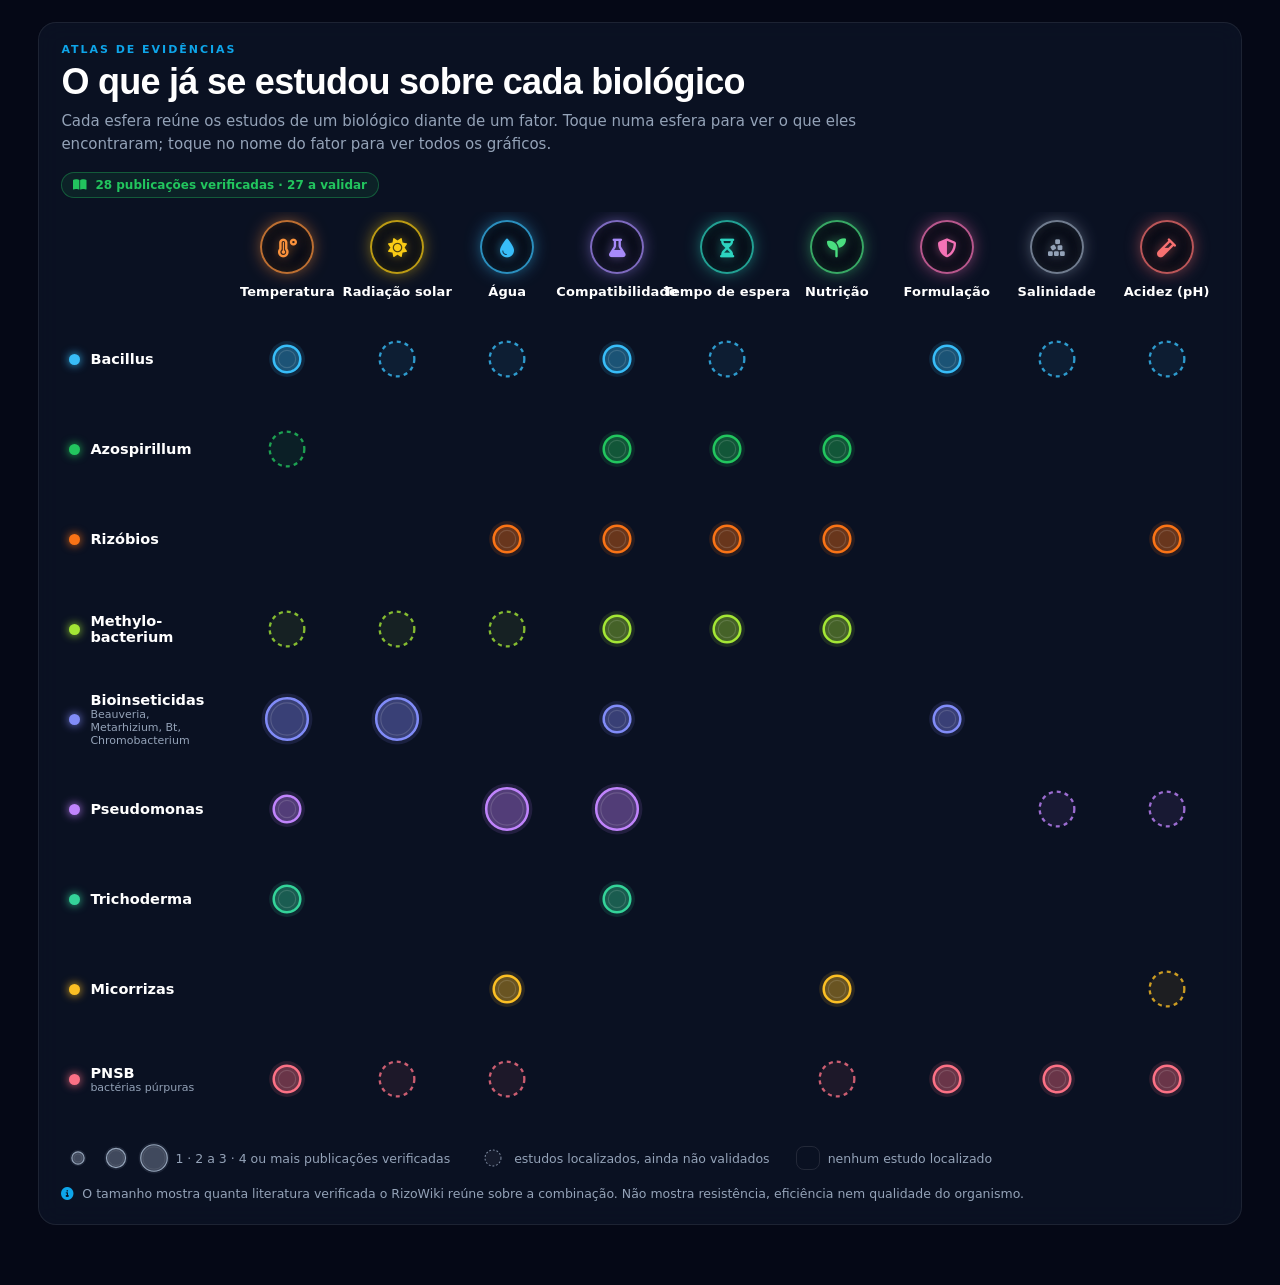
<file: analytics.html>
<!DOCTYPE html>
<html lang="pt-BR" class="dark">
<head>
<meta charset="UTF-8">
<meta name="viewport" content="width=device-width, initial-scale=1.0">
<title>RizoWiki · Fatores</title>
<link rel="stylesheet" href="css/all.min.css">
<style>
:root { --bg:#050816; --panel:rgba(15,23,42,.62); --panel-b:rgba(255,255,255,.08); --text:#cbd5e1; --muted:#94a3b8; --faint:#334155;
  --strong:#fff; --grid:rgba(255,255,255,.07); --chip:rgba(255,255,255,.05); --chip-b:rgba(255,255,255,.1); --hatch:rgba(148,163,184,.13);
  --pop:#0f172a; --shadow:0 20px 50px rgba(0,0,0,.55); --accent:#0ea5e9; }
html.light-mode { --bg:#f1f5f9; --panel:#ffffff; --panel-b:#e2e8f0; --text:#334155; --muted:#64748b; --faint:#cbd5e1; --strong:#0f172a;
  --grid:rgba(15,23,42,.08); --chip:#f8fafc; --chip-b:#e2e8f0; --hatch:rgba(100,116,139,.14); --pop:#ffffff; --shadow:0 18px 40px rgba(15,23,42,.18); }
* { box-sizing: border-box; }
body { margin:0; background:var(--bg); color:var(--text); font-family:Inter, system-ui, sans-serif; transition:background .3s,color .3s; overflow-x:hidden; }
button { font:inherit; color:inherit; cursor:pointer; touch-action:manipulation; }
.wrap { max-width:1500px; margin:0 auto; padding:22px clamp(12px,3vw,40px) 60px; }
.panel { background:var(--panel); border:1px solid var(--panel-b); border-radius:18px; padding:20px 22px; backdrop-filter:blur(12px); }
.display { font-family:'Space Grotesk', Inter, sans-serif; }
.eyebrow { font-size:11px; letter-spacing:.18em; text-transform:uppercase; font-weight:800; color:var(--accent); margin:0 0 6px; }
h1,h2,h3 { color:var(--strong); margin:0; font-family:'Space Grotesk', Inter, sans-serif; letter-spacing:-.02em; }
h1 { font-size:clamp(24px,3vw,36px); line-height:1.1; }
h2 { font-size:21px; }
h3 { font-size:16px; }
.lead { color:var(--muted); font-size:15px; line-height:1.55; margin:8px 0 0; max-width:900px; }
.selo { display:inline-flex; gap:8px; align-items:center; font-size:12px; font-weight:700; color:#22c55e; background:rgba(34,197,94,.1);
  border:1px solid rgba(34,197,94,.35); padding:5px 11px; border-radius:999px; }
html.embutido body { background:transparent; }
.chip.ok { color:#22c55e; } .chip.pend { color:#eab308; }
.previa { display:inline-flex; gap:8px; align-items:center; font-size:12px; font-weight:700; color:#eab308; background:rgba(234,179,8,.1);
  border:1px solid rgba(234,179,8,.35); padding:5px 11px; border-radius:999px; }

/* ORBES: mesmo padrão dos pontos da página da raiz (vidro escuro, borda e brilho na cor do item) */
.orbes { display:flex; align-items:flex-start; gap:4px; }
.orbe { --o:#38bdf8; position:relative; display:flex; flex-direction:column; align-items:center; gap:10px; min-width:96px; padding:8px 6px 6px;
  background:none; border:0; border-radius:16px; color:var(--text); -webkit-tap-highlight-color:transparent; }
.orbe-c { position:relative; width:54px; height:54px; border-radius:50%; display:grid; place-items:center; font-size:19px; color:var(--o);
  background:rgba(0,0,0,.42); border:2px solid color-mix(in srgb, var(--o) 75%, transparent); backdrop-filter:blur(12px);
  box-shadow:0 0 20px -6px var(--o), inset 0 0 14px color-mix(in srgb, var(--o) 16%, transparent); transition:all .4s cubic-bezier(.4,0,.2,1); }
.orbe-c i { filter:drop-shadow(0 0 6px color-mix(in srgb, var(--o) 60%, transparent)); }
.orbe-c::after { content:''; position:absolute; inset:-2px; border-radius:50%; border:2px solid var(--o); opacity:0; pointer-events:none; }
.orbe b { font-size:13px; font-weight:700; color:var(--strong); white-space:nowrap; letter-spacing:.01em; transition:color .3s; }
.orbe:hover .orbe-c, .orbe:focus-visible .orbe-c { transform:scale(1.1); background:rgba(0,0,0,.62); box-shadow:0 0 28px -2px var(--o); }
.orbe:hover .orbe-c::after { animation:pulso 1.3s ease-out infinite; }
@keyframes pulso { 0% { transform:scale(1); opacity:.55; } 100% { transform:scale(1.65); opacity:0; } }
.orbe.on .orbe-c { transform:scale(1.16); background:rgba(255,255,255,.1); box-shadow:0 0 32px var(--o), inset 0 0 16px color-mix(in srgb, var(--o) 30%, transparent); }
.orbe.on b { color:var(--o); }
.orbes.tem-on .orbe:not(.on):not(:hover) .orbe-c { border-color:rgba(255,255,255,.18); color:var(--muted); box-shadow:none; }
.orbes.tem-on .orbe:not(.on):not(:hover) .orbe-c i { filter:none; }
.orbes.tem-on .orbe:not(.on):not(:hover) b { color:var(--muted); }
html.light-mode .orbe-c { background:rgba(255,255,255,.75); box-shadow:0 4px 14px -6px var(--o); }
html.light-mode .orbe:hover .orbe-c, html.light-mode .orbe.on .orbe-c { background:#fff; box-shadow:0 0 22px -4px var(--o); }
html.light-mode .orbes.tem-on .orbe:not(.on):not(:hover) .orbe-c { border-color:#cbd5e1; }
html.light-mode .orbe b { color:var(--strong); }

/* navegação por fator */
.nav { overflow-x:auto; padding:10px 2px 8px; margin:16px 0 6px; scrollbar-width:thin; }
.nav-sep { flex:none; width:1px; align-self:stretch; margin:6px 6px; background:var(--panel-b); }
.abas-med { flex-wrap:wrap; margin:12px 0 4px; padding:6px 0; }
.hero-orbe { width:64px; height:64px; font-size:24px; margin-bottom:14px; }
.nota-painel { font-size:12.5px; color:var(--muted); margin:6px 2px 4px; }

/* MATRIZ */
.matriz-rolagem { overflow-x:auto; margin-top:14px; padding-bottom:6px; }
.matriz { display:grid; grid-template-columns:minmax(80px,168px) repeat(9, minmax(0,1fr)); gap:6px; }
.m-cab { display:flex; justify-content:center; align-items:flex-end; padding-bottom:6px; }
.m-cab .orbe { min-width:0; width:100%; padding:8px 0 6px; }
.orbe .r-curto { display:none; }
.leg-fatores { display:none; }

.m-org { display:flex; align-items:center; gap:10px; padding:0 8px; font-weight:700; color:var(--strong); font-size:14.5px; }
.m-org i { width:11px; height:11px; border-radius:50%; flex:none; box-shadow:0 0 10px var(--c); background:var(--c); }
.m-org small { display:block; font-weight:500; color:var(--muted); font-size:11px; }
.tile { position:relative; min-height:84px; border-radius:14px; display:grid; place-items:center; padding:4px;
  background:transparent; border:1px solid transparent; transition:transform .15s, background .2s, border-color .2s; }
.tile:hover, .tile.sel { background:color-mix(in srgb, var(--c) 9%, transparent); border-color:color-mix(in srgb, var(--c) 45%, transparent); }
.tile:hover svg, .tile.sel svg { transform:scale(1.08); }
.tile svg.esf { width:min(74px, 100%); height:auto; aspect-ratio:1; overflow:visible; transition:transform .15s; }
.vazio { min-height:84px; }
.legenda { display:flex; flex-wrap:wrap; gap:8px 26px; align-items:center; margin-top:14px; font-size:12.5px; color:var(--muted); }
.legenda > span { display:inline-flex; align-items:center; gap:4px; }
.legenda svg.esf { width:34px; height:34px; overflow:visible; }
.leg-vazio { display:inline-block; width:24px; height:24px; border-radius:8px; border:1px solid var(--chip-b); margin-right:4px; }
.nota-leg { font-size:12.5px; color:var(--muted); margin:10px 0 0; line-height:1.5; }
.nota-leg i { color:var(--accent); margin-right:4px; }

/* POPOVER junto do toque */
.pop { position:fixed; z-index:60; width:min(440px, calc(100vw - 24px)); max-height:calc(100vh - 16px); overflow:auto; background:var(--pop); border:1px solid var(--panel-b); border-radius:16px;
  box-shadow:var(--shadow); padding:16px 16px 14px; border-top:4px solid var(--c); animation:aparece .15s ease-out; }
@keyframes aparece { from { opacity:0; transform:translateY(6px) scale(.98); } to { opacity:1; transform:none; } }
.pop .fechar, .ficha .fechar { position:absolute; right:10px; top:8px; width:38px; height:38px; border-radius:10px; border:0; background:var(--chip); color:var(--muted); }
.pop-cab { display:flex; gap:12px; align-items:center; padding-right:40px; }
.pop-ic { width:40px; height:40px; flex:none; border-radius:12px; display:grid; place-items:center; color:var(--c); background:color-mix(in srgb, var(--c) 15%, transparent); border:1px solid color-mix(in srgb, var(--c) 40%, transparent); }
.pop h3 { font-size:16px; } .pop h3 span { color:var(--muted); font-weight:500; }
.pop .sub { font-size:12px; color:var(--muted); margin:3px 0 0; font-style:italic; }
.pop-cont { display:flex; flex-wrap:wrap; gap:6px; margin:12px 0 4px; }
.pop-cont span { font-size:12px; color:var(--muted); background:var(--chip); border:1px solid var(--chip-b); border-radius:999px; padding:3px 10px; }
.pop-cont b { color:var(--strong); font-family:'Space Grotesk', Inter, sans-serif; }
.pend { color:#eab308 !important; } .pend b { color:#eab308 !important; } .ok { color:#22c55e; }
.pop-meio { display:grid; grid-template-columns:150px 1fr; gap:12px; align-items:center; margin-top:6px; }
.anel { width:150px; height:150px; display:block; }
.fatia { cursor:pointer; transition:opacity .15s; }
.pop-leg { display:flex; flex-direction:column; gap:4px; }
.leg-cat { display:grid; grid-template-columns:12px 1fr auto; gap:8px; align-items:center; text-align:left; min-height:40px; padding:6px 10px; border-radius:10px; border:1px solid transparent; background:none; font-size:13px; color:var(--text); }
.leg-cat i { width:12px; height:12px; border-radius:50%; }
.leg-cat b { color:var(--strong); font-family:'Space Grotesk', Inter, sans-serif; font-size:15px; }
.leg-cat:hover, .leg-cat.on { background:var(--chip); border-color:var(--chip-b); }
.pop-cat { margin:8px 0 0; padding:10px; border-radius:12px; background:var(--chip); }
.pop-cat > b { display:block; font-size:12px; text-transform:uppercase; letter-spacing:.06em; margin-bottom:4px; }
.ref-ex { display:flex; justify-content:space-between; align-items:center; gap:10px; width:100%; min-height:44px; text-align:left; padding:8px 4px; border:0; border-top:1px solid var(--grid); background:none; font-size:13px; line-height:1.4; color:var(--text); }
.ref-ex small { display:block; color:var(--muted); font-size:11.5px; margin-top:2px; }
.ref-ex i { color:var(--muted); flex:none; }
.pop-sint { font-size:13.5px; line-height:1.5; color:var(--strong); margin:12px 0 4px; }
.pop-obs { font-size:11.5px; line-height:1.45; color:var(--muted); margin:4px 0 0; }
.pop-bts { display:grid; grid-template-columns:1fr 1fr; gap:8px; margin-top:12px; }
.pop-bts button { min-height:46px; border-radius:12px; font-weight:800; font-size:13.5px; border:1px solid var(--c); background:none; color:var(--strong); }
.pop-bts .pop-ir { background:var(--c); color:#0b1020; }
.pop-bts .pop-volta { grid-column:1 / -1; }
.pop-lista { margin-top:8px; }
.pop-lista .ref { padding:10px 0; border-top:1px solid var(--grid); }
.pop-lista .ref > p { margin:0; font-size:13px; line-height:1.45; color:var(--strong); }
.pop-lista .ref > small { display:block; font-size:11.5px; color:var(--muted); margin:3px 0 4px; }
.pop-lista .ref a { font-size:12px; color:var(--accent); word-break:break-all; }

/* NÍVEL 2: dica junto do toque */
.dica { position:absolute; z-index:80; max-width:min(320px, calc(100vw - 16px)); background:var(--pop); border:1px solid var(--panel-b); border-radius:12px;
  box-shadow:var(--shadow); padding:10px 40px 10px 12px; font-size:12.5px; line-height:1.45; color:var(--text); animation:aparece .12s ease-out; }
.dica[hidden] { display:none; }
.dica b { color:var(--strong); font-size:14px; } .dica small { color:var(--muted); }
.dica-x { position:absolute; right:6px; top:6px; width:30px; height:30px; border-radius:8px; border:0; background:var(--chip); color:var(--muted); }
[data-tip] { cursor:pointer; }
.dica-on { stroke:var(--strong); stroke-width:2.5; }
.nota-curva { font-size:11px; color:var(--muted); margin:2px 0 0; font-style:italic; }

/* NÍVEL 3: ficha do estudo */
.ficha-fundo { position:absolute; left:0; top:0; width:100%; z-index:90; background:rgba(2,6,23,.55); backdrop-filter:blur(2px); }
html.light-mode .ficha-fundo { background:rgba(15,23,42,.25); }
.ficha { position:absolute; left:50%; transform:translateX(-50%); width:min(720px, calc(100vw - 24px)); background:var(--pop); border:1px solid var(--panel-b);
  border-top:4px solid var(--c); border-radius:18px; box-shadow:var(--shadow); padding:20px 22px; }
.ficha h3 { font-size:19px; padding-right:44px; }
.ficha .org { font-size:13px; color:var(--muted); font-style:italic; margin:4px 0 10px; }
.ficha .resultado { font-weight:700; color:var(--strong); font-size:15px; margin:0 0 6px; }
.ficha .sentido { font-size:14px; line-height:1.55; margin:0 0 10px; }
.fx-l { display:grid; grid-template-columns:170px 1fr; gap:12px; padding:9px 0; border-top:1px solid var(--grid); font-size:13px; line-height:1.5; }
.fx-l b { color:var(--muted); font-size:11.5px; text-transform:uppercase; letter-spacing:.06em; padding-top:2px; }
.fx-l a { color:var(--accent); word-break:break-all; }

/* FATOR */
.hero { display:grid; grid-template-columns:1fr minmax(260px,380px); gap:22px; align-items:end; }
.hero-ic { width:52px; height:52px; border-radius:14px; display:grid; place-items:center; font-size:22px; color:var(--accent);
  background:rgba(14,165,233,.1); border:1px solid rgba(14,165,233,.3); margin-bottom:12px; }
.manejo { border-left:4px solid #22c55e; background:rgba(34,197,94,.08); border-radius:12px; padding:13px 16px; font-size:14px; line-height:1.45; }
.manejo b { display:block; color:#22c55e; font-size:11px; letter-spacing:.16em; text-transform:uppercase; margin-bottom:4px; }
.voltar { min-height:44px; padding:8px 14px; border-radius:12px; border:1px solid var(--chip-b); background:var(--chip); font-weight:700; font-size:13px; }
.integrado { margin-top:18px; }
.integrado .cab { display:flex; justify-content:space-between; gap:14px; flex-wrap:wrap; align-items:end; margin-bottom:8px; }
.integrado .cab p { margin:4px 0 0; color:var(--muted); font-size:13px; }
.linha-int { cursor:pointer; }
.linha-int:hover rect.fundo { fill:var(--chip); }
.cards { display:grid; grid-template-columns:repeat(2, minmax(0,1fr)); gap:16px; margin-top:12px; }
.paineis { display:grid; grid-template-columns:repeat(auto-fit, minmax(min(100%, 460px), 1fr)); gap:14px; }
.painel-med { border:1px solid var(--panel-b); border-radius:14px; padding:12px 14px 6px; background:var(--chip); }
.painel-med h3 { font-size:14px; margin-bottom:4px; }
.painel-med svg.g { width:100%; height:auto; display:block; overflow:visible; }
.secao-med { margin-top:26px; }
.med-tit { display:flex; align-items:baseline; gap:10px; font-size:19px; padding:0 4px; }
.med-tit small { font-family:Inter, sans-serif; font-size:12.5px; color:var(--muted); font-weight:600; letter-spacing:0; }
.card { background:var(--panel); border:1px solid var(--panel-b); border-radius:18px; padding:18px 20px 14px; scroll-margin-top:20px; transition:box-shadow .4s, border-color .4s; }
.card.realce { border-color:var(--c); box-shadow:0 0 0 3px color-mix(in srgb, var(--c) 35%, transparent); }
.card-top { display:flex; gap:8px; align-items:center; flex-wrap:wrap; margin-bottom:8px; }
.chip { display:inline-flex; align-items:center; gap:6px; font-size:11.5px; font-weight:700; padding:3px 10px; border-radius:999px; background:var(--chip); border:1px solid var(--chip-b); color:var(--muted); }
.chip.g { color:var(--c); border-color:color-mix(in srgb, var(--c) 45%, transparent); background:color-mix(in srgb, var(--c) 12%, transparent); }
.chip.fora { color:#f59e0b; }
.card h3 { font-size:17px; }
.card .org { font-size:12.5px; color:var(--muted); margin:3px 0 6px; font-style:italic; }
.card .metrica { font-size:12px; color:var(--muted); margin:0 0 4px; }
.card svg.g { width:100%; height:auto; display:block; overflow:visible; }
.card .resultado { font-weight:700; color:var(--strong); font-size:14.5px; margin:8px 0 3px; }
.card .sentido { font-size:13.5px; line-height:1.5; margin:0 0 6px; }
.card-pe { display:flex; justify-content:space-between; align-items:center; gap:10px; flex-wrap:wrap; border-top:1px solid var(--grid); margin-top:10px; padding-top:8px; font-size:12px; color:var(--muted); }
.ver-estudo { min-height:42px; padding:6px 14px; border-radius:10px; border:1px solid color-mix(in srgb, var(--c) 50%, transparent); background:color-mix(in srgb, var(--c) 10%, transparent); font-weight:700; font-size:13px; color:var(--strong); }
.card .conta { font-size:12px; color:var(--muted); margin:6px 0; padding:8px 10px; border-radius:10px; background:var(--chip); }
details.fonte { border-top:1px solid var(--grid); margin-top:8px; padding-top:6px; }
details.fonte summary { cursor:pointer; min-height:40px; display:flex; align-items:center; gap:8px; font-size:13px; font-weight:700; color:var(--muted); list-style:none; }
details.fonte summary::-webkit-details-marker { display:none; }
details.fonte p { margin:5px 0; font-size:12.5px; line-height:1.45; }
.aconferir { color:#eab308; font-weight:700; }
.leg-serie { display:flex; flex-wrap:wrap; gap:4px 14px; font-size:11.5px; color:var(--muted); margin:2px 0 4px; }
.leg-serie i { display:inline-block; width:10px; height:10px; border-radius:50%; margin-right:5px; vertical-align:-1px; }
.tema { position:fixed; right:14px; bottom:14px; z-index:50; min-height:44px; padding:8px 14px; border-radius:12px; background:var(--panel); border:1px solid var(--panel-b); font-size:12px; font-weight:700; }
@media (max-width:900px) { .cards { grid-template-columns:1fr; } .hero { grid-template-columns:1fr; } }
@media (max-width:520px) { .pop-meio { grid-template-columns:1fr; justify-items:center; } .fx-l { grid-template-columns:1fr; gap:2px; } .ficha { padding:16px; } }
/* tablet: nome curto */
@media (max-width:1180px) {
  .m-cab .r-cheio { display:none; } .m-cab .r-curto { display:block; font-size:12px; }
  .m-cab .orbe-c { width:46px; height:46px; font-size:17px; }
  .tile { min-height:70px; } .vazio { min-height:70px; }
}
/* celular: só o ícone no cabeçalho e uma legenda logo abaixo */
@media (max-width:640px) {
  .wrap { padding:14px 8px 40px; } .panel { padding:16px 12px; border-radius:14px; }
  h1 { font-size:20px; } .lead { font-size:13px; line-height:1.45; margin-top:4px; } .eyebrow { margin-bottom:3px; }
  .matriz { gap:2px; grid-template-columns:78px repeat(9, minmax(0,1fr)); }
  .m-cab .r-curto { display:none; }
  .m-cab .orbe { gap:0; padding:4px 0; } .m-cab .orbe-c { width:min(30px, 100%); height:auto; aspect-ratio:1; font-size:12px; border-width:1.5px; }
  .m-org { padding:0 2px; gap:5px; font-size:11.5px; line-height:1.15; hyphens:manual; } .m-org i { width:8px; height:8px; } .m-org small { display:none; }
  .tile { min-height:46px; padding:1px; border-radius:8px; } .vazio { min-height:46px; }
  .matriz-rolagem { overflow:visible; } .tile svg.esf { transform:scale(1.3); } .tile:hover svg, .tile.sel svg { transform:scale(1.4); }
  .leg-fatores { display:flex; flex-wrap:wrap; gap:6px; margin-top:12px; }
  .leg-fatores button { display:inline-flex; align-items:center; gap:6px; min-height:34px; padding:4px 10px 4px 6px; border-radius:999px; font-size:12px; font-weight:700;
    color:var(--strong); background:rgba(0,0,0,.3); border:1px solid color-mix(in srgb, var(--o) 55%, transparent); }
  .leg-fatores button i { color:var(--o); width:20px; text-align:center; }
  h1 { font-size:24px; }
}

/* Expansão de gráficos */
[data-grafico-expansivel] { position:relative; }
.grafico-acao { position:absolute; z-index:2; top:6px; right:6px; width:44px; height:44px; display:grid; place-items:center;
  padding:0; border:1px solid transparent; border-radius:12px; color:var(--muted); background:transparent; font-size:16px;
  transition:color .2s, background .2s, border-color .2s; }
.grafico-acao:hover, .grafico-acao:focus-visible { color:var(--strong); background:var(--chip); border-color:var(--chip-b); }
.grafico-acao:focus-visible { outline:2px solid var(--accent); outline-offset:2px; }
.card-top, [data-grafico-expansivel] > .cab { padding-inline-end:36px; }
.grafico-titulo-expansao { display:none; }
.grafico-modal { --folga:clamp(8px, 3vw, 40px); --margem:clamp(12px, 2vw, 30px);
  position:fixed; inset:max(var(--folga), env(safe-area-inset-top)) max(var(--folga), env(safe-area-inset-right))
               max(var(--folga), env(safe-area-inset-bottom)) max(var(--folga), env(safe-area-inset-left));
  width:auto; height:auto; max-width:1600px; max-height:none; margin:auto; padding:0;
  color:var(--text); background:var(--pop); border:1px solid var(--panel-b); border-radius:20px;
  box-shadow:var(--shadow); overflow:clip; transform-origin:top left; }
.grafico-modal.grafico-modal-embutido { inset:0; max-width:none; border-radius:inherit; }
.grafico-modal::backdrop { background:rgba(2,6,23,.76); animation:escurecer-grafico 350ms both; }
.grafico-modal-embutido::backdrop { background:transparent; animation:none; }
.grafico-modal.restaurando::backdrop { animation:clarear-grafico 350ms both; }
@keyframes escurecer-grafico { from { opacity:0; } }
@keyframes clarear-grafico { to { opacity:0; } }
@media (prefers-reduced-motion: reduce) { .grafico-modal::backdrop, .grafico-modal.restaurando::backdrop { animation:none; } }
html:not(.embutido).grafico-em-apresentacao { overflow:hidden; scrollbar-gutter:stable; }
html.grafico-em-apresentacao body { overflow:hidden; }
.grafico-modal-corpo { height:100%; padding:var(--margem); overflow:auto; overscroll-behavior:contain; }
.grafico-restaurar { top:var(--margem); right:var(--margem); background:var(--pop); border-color:var(--chip-b); }
.grafico-ampliado { display:flex; flex-direction:column; min-height:100%; padding:0; border:0; background:none; }
.grafico-ampliado.realce { box-shadow:none; }
.grafico-ampliado .grafico-expandir { display:none; }
.grafico-ampliado h2, .grafico-ampliado h3 { font-size:clamp(18px, 2.3vw, 34px); padding-inline-end:54px; }
.grafico-ampliado .org, .grafico-ampliado .metrica, .grafico-ampliado .leg-serie { font-size:clamp(12px, 1.3vw, 19px); }
.grafico-ampliado .resultado { font-size:clamp(14px, 1.5vw, 22px); }
.grafico-ampliado .card-pe, .grafico-ampliado .nota-curva, .grafico-ampliado .nota-painel { font-size:clamp(12px, 1.1vw, 17px); }
.grafico-ampliado .grafico-titulo-expansao { display:block; margin:0 0 8px; }
.grafico-ampliado .grafico-area { flex:1; display:flex; flex-direction:column; justify-content:center; min-width:0; }
.grafico-ampliado .grafico-area svg.g { display:block; flex:none; width:100%; height:auto; overflow:visible; }
.grafico-ampliado .grafico-qual-linha { align-items:center; padding:clamp(12px, 2vw, 24px) !important; }
.grafico-ampliado .grafico-qual-linha > * { font-size:clamp(14px, 1.6vw, 24px) !important; }
.grafico-ampliado .cab { padding:0; }
.grafico-modal .dica { position:fixed; }
.grafico-modal [data-tip]:focus-visible { outline:2px solid var(--accent); outline-offset:2px; }
.dica-leitura + .dica-leitura { margin-top:7px; border-top:1px solid var(--chip-b); padding-top:7px; }
.grafico-modal .ficha-fundo { position:fixed; inset:0; display:grid; place-items:center; padding:12px; }
.grafico-modal .ficha { position:relative; top:auto; left:auto; transform:none; max-height:100%; overflow:auto; }
html.rizo-invisivel .wrap * { animation-play-state:paused !important; }
@media (max-width:640px), (max-height:500px) { .grafico-modal { --folga:7px; border-radius:14px; } }
@media (max-height:500px) and (orientation:landscape) {
  .grafico-modal { --margem:10px; }
  .grafico-ampliado .card-top { margin-bottom:4px; }
  .grafico-ampliado .card-pe { margin-top:6px; padding-top:4px; }
}
</style>
</head>
<body>
<div class="wrap" id="app"></div>
<div id="pop-raiz"></div>
<script src="js/fatores_dados.js?v=20261125b"></script>
<script src="js/fatores-janela.js?v=20261125d"></script>
<script src="js/quiosque-frame.js?v=20261125d"></script>
<script src="js/fatores-expandir.js?v=20261125d"></script>
<script src="js/fatores.js?v=20261125d"></script>
</body>
</html>
</file>
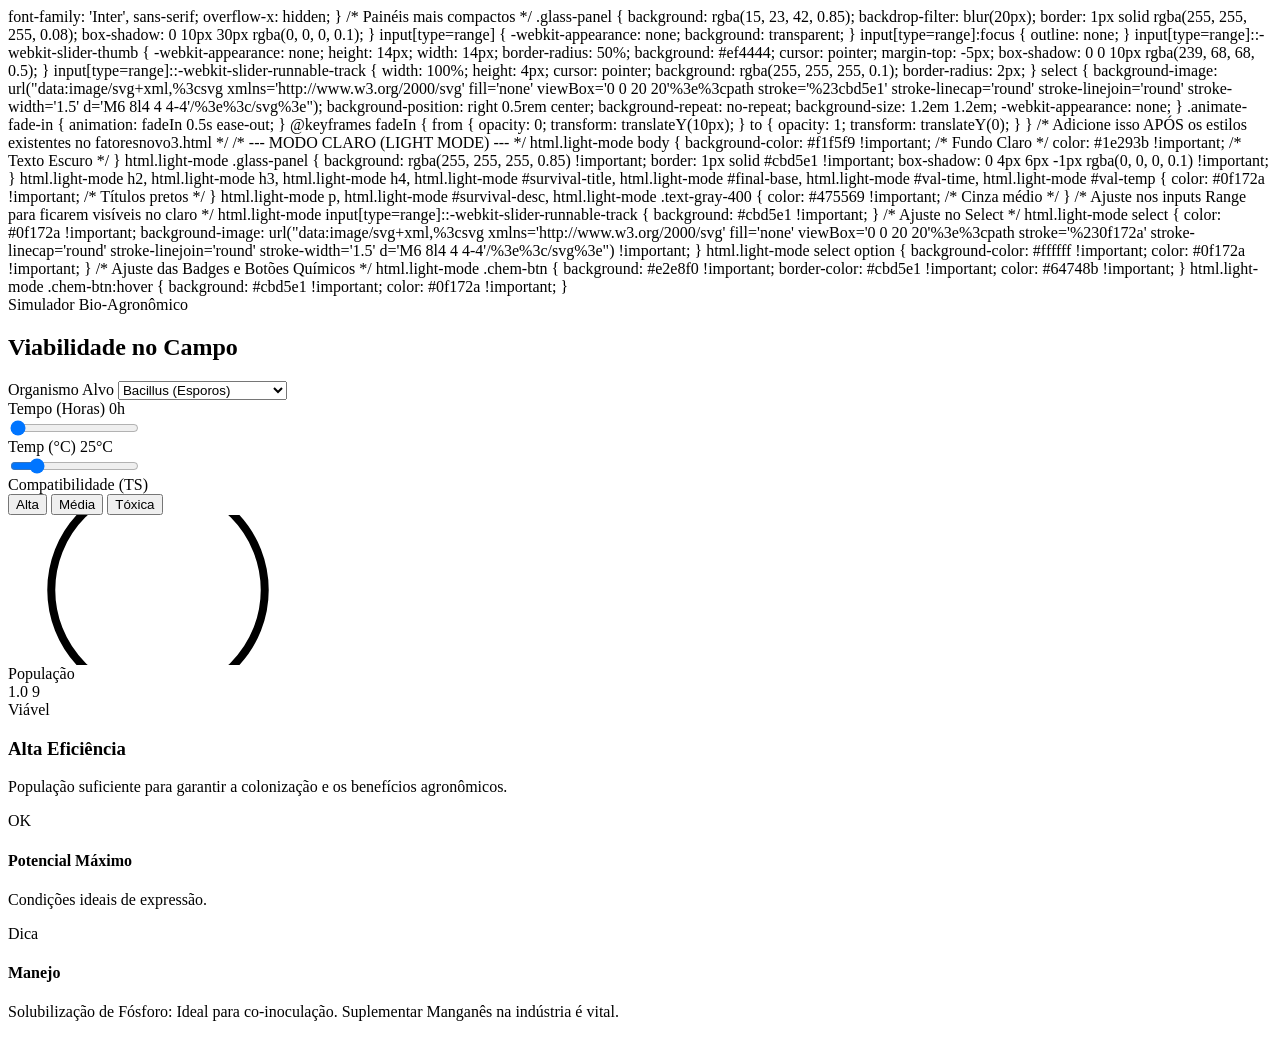
<file: fatoresnovo3.html>
font-family: 'Inter', sans-serif;
overflow-x: hidden;
}

/* Painéis mais compactos */
.glass-panel {
background: rgba(15, 23, 42, 0.85);
backdrop-filter: blur(20px);
border: 1px solid rgba(255, 255, 255, 0.08);
box-shadow: 0 10px 30px rgba(0, 0, 0, 0.1);
}

input[type=range] {
-webkit-appearance: none;
background: transparent;
}

input[type=range]:focus {
outline: none;
}

input[type=range]::-webkit-slider-thumb {
-webkit-appearance: none;
height: 14px;
width: 14px;
border-radius: 50%;
background: #ef4444;
cursor: pointer;
margin-top: -5px;
box-shadow: 0 0 10px rgba(239, 68, 68, 0.5);
}

input[type=range]::-webkit-slider-runnable-track {
width: 100%;
height: 4px;
cursor: pointer;
background: rgba(255, 255, 255, 0.1);
border-radius: 2px;
}

select {
background-image: url("data:image/svg+xml,%3csvg xmlns='http://www.w3.org/2000/svg' fill='none' viewBox='0 0 20
20'%3e%3cpath stroke='%23cbd5e1' stroke-linecap='round' stroke-linejoin='round' stroke-width='1.5' d='M6 8l4 4
4-4'/%3e%3c/svg%3e");
background-position: right 0.5rem center;
background-repeat: no-repeat;
background-size: 1.2em 1.2em;
-webkit-appearance: none;
}

.animate-fade-in {
animation: fadeIn 0.5s ease-out;
}

@keyframes fadeIn {
from {
opacity: 0;
transform: translateY(10px);
}

to {
opacity: 1;
transform: translateY(0);
}
}

/* Adicione isso APÓS os estilos existentes no fatoresnovo3.html */

/* --- MODO CLARO (LIGHT MODE) --- */
html.light-mode body {
background-color: #f1f5f9 !important;
/* Fundo Claro */
color: #1e293b !important;
/* Texto Escuro */
}

html.light-mode .glass-panel {
background: rgba(255, 255, 255, 0.85) !important;
border: 1px solid #cbd5e1 !important;
box-shadow: 0 4px 6px -1px rgba(0, 0, 0, 0.1) !important;
}

html.light-mode h2,
html.light-mode h3,
html.light-mode h4,
html.light-mode #survival-title,
html.light-mode #final-base,
html.light-mode #val-time,
html.light-mode #val-temp {
color: #0f172a !important;
/* Títulos pretos */
}

html.light-mode p,
html.light-mode #survival-desc,
html.light-mode .text-gray-400 {
color: #475569 !important;
/* Cinza médio */
}

/* Ajuste nos inputs Range para ficarem visíveis no claro */
html.light-mode input[type=range]::-webkit-slider-runnable-track {
background: #cbd5e1 !important;
}

/* Ajuste no Select */
html.light-mode select {
color: #0f172a !important;
background-image: url("data:image/svg+xml,%3csvg xmlns='http://www.w3.org/2000/svg' fill='none' viewBox='0 0 20
20'%3e%3cpath stroke='%230f172a' stroke-linecap='round' stroke-linejoin='round' stroke-width='1.5' d='M6 8l4 4
4-4'/%3e%3c/svg%3e") !important;
}

html.light-mode select option {
background-color: #ffffff !important;
color: #0f172a !important;
}

/* Ajuste das Badges e Botões Químicos */
html.light-mode .chem-btn {
background: #e2e8f0 !important;
border-color: #cbd5e1 !important;
color: #64748b !important;
}

html.light-mode .chem-btn:hover {
background: #cbd5e1 !important;
color: #0f172a !important;
}
</style>
</head>

<body class="p-2 md:p-4 min-h-screen flex flex-col justify-start">

    <section id="view-factors" class="w-full max-w-6xl mx-auto">

        <div class="flex flex-col md:flex-row justify-between items-end mb-4 gap-4 border-b border-white/10 pb-3">
            <div>
                <div
                    class="inline-flex items-center gap-2 px-2 py-0.5 rounded-full bg-orange-500/10 border border-orange-500/20 text-orange-400 text-[10px] font-bold tracking-widest uppercase mb-1">
                    <i class="fas fa-microscope"></i> Simulador Bio-Agronômico
                </div>
                <h2 class="font-display text-2xl md:text-3xl text-white font-bold mb-0">Viabilidade no Campo</h2>
            </div>

            <div class="glass-panel px-4 py-2 rounded-lg w-full md:w-auto border-l-4 border-bio-leaf">
                <label class="block text-[9px] font-bold text-bio-leaf uppercase mb-0 tracking-widest">Organismo
                    Alvo</label>
                <select id="organism-select"
                    class="bg-transparent text-white text-base md:text-lg font-bold outline-none w-full cursor-pointer pr-8"
                    onchange="updateSurvival()">
                    <option value="bacillus" class="bg-slate-900">Bacillus (Esporos)</option>
                    <option value="brady" class="bg-slate-900">Bradyrhizobium (Soja)</option>
                    <option value="azo" class="bg-slate-900">Azospirillum (Vegetativa)</option>
                    <option value="trichoderma" class="bg-slate-900">Trichoderma (Fungo)</option>
                    <option value="beauveria" class="bg-slate-900">Beauveria bassiana</option>
                    <option value="micorrizas" class="bg-slate-900">Micorrizas (AMF)</option>
                </select>
            </div>
        </div>

        <div class="flex flex-col lg:flex-row gap-4 mb-4">

            <div class="w-full lg:w-1/3 space-y-3">
                <div class="glass-panel p-4 rounded-xl border-l-4 border-blue-500 transition-all hover:bg-white/5">
                    <div class="flex justify-between items-center mb-2">
                        <label class="text-[10px] font-bold text-blue-400 uppercase tracking-widest"><i
                                class="fas fa-clock mr-1"></i> Tempo (Horas)</label>
                        <span id="val-time"
                            class="text-white font-mono text-sm font-bold bg-black/30 px-2 py-0.5 rounded">0h</span>
                    </div>
                    <input type="range" id="factor-time" min="0" max="24" value="0" step="1" class="w-full mb-1"
                        oninput="updateSurvival()">
                </div>

                <div class="glass-panel p-4 rounded-xl border-l-4 border-orange-500 transition-all hover:bg-white/5">
                    <div class="flex justify-between items-center mb-2">
                        <label class="text-[10px] font-bold text-orange-400 uppercase tracking-widest"><i
                                class="fas fa-thermometer-half mr-1"></i> Temp (°C)</label>
                        <span id="val-temp"
                            class="text-white font-mono text-sm font-bold bg-black/30 px-2 py-0.5 rounded">25°C</span>
                    </div>
                    <input type="range" id="factor-temp" min="20" max="50" value="25" step="1" class="w-full mb-1"
                        oninput="updateSurvival()">
                </div>

                <div class="glass-panel p-4 rounded-xl border-l-4 border-red-500 transition-all hover:bg-white/5">
                    <label class="block text-[10px] font-bold text-red-400 uppercase mb-2 tracking-widest"><i
                            class="fas fa-flask mr-1"></i> Compatibilidade (TS)</label>
                    <div class="grid grid-cols-3 gap-2">
                        <button onclick="setChem(0, this)"
                            class="chem-btn py-2 rounded-lg border border-emerald-500/50 bg-emerald-500/10 text-emerald-400 text-[10px] font-bold hover:bg-emerald-500/20 transition-all shadow-[0_0_15px_rgba(16,185,129,0.2)]">Alta</button>
                        <button onclick="setChem(1, this)"
                            class="chem-btn py-2 rounded-lg border border-white/10 bg-white/5 text-gray-400 text-[10px] font-bold hover:bg-white/10 transition-all">Média</button>
                        <button onclick="setChem(3, this)"
                            class="chem-btn py-2 rounded-lg border border-white/10 bg-white/5 text-gray-400 text-[10px] font-bold hover:bg-white/10 transition-all">Tóxica</button>
                    </div>
                    <input type="hidden" id="factor-chem" value="0">
                </div>
            </div>

            <div class="w-full lg:w-2/3 flex flex-col">
                <div
                    class="glass-panel p-4 rounded-[2rem] flex-grow relative overflow-hidden border border-white/10 flex flex-col items-center justify-center text-center shadow-xl min-h-[280px]">
                    <div id="bg-glow"
                        class="absolute top-1/2 left-1/2 transform -translate-x-1/2 -translate-y-1/2 w-[300px] h-[300px] bg-emerald-500/5 rounded-full blur-3xl transition-colors duration-700 pointer-events-none">
                    </div>

                    <div class="relative w-40 h-40 md:w-48 md:h-48 mb-4 z-10">
                        <svg class="w-full h-full transform -rotate-90 drop-shadow-xl">
                            <circle cx="50%" cy="50%" r="45%" stroke="rgba(255,255,255,0.05)" stroke-width="8"
                                fill="transparent" />
                            <circle id="survival-ring" cx="50%" cy="50%" r="45%" stroke="currentColor" stroke-width="8"
                                fill="transparent" stroke-dasharray="816" stroke-dashoffset="0" stroke-linecap="round"
                                class="text-bio-leaf transition-all duration-700 ease-out" />
                        </svg>
                        <div class="absolute inset-0 flex flex-col items-center justify-center">
                            <span class="text-[9px] text-gray-400 uppercase tracking-[0.1em] mb-1">População</span>
                            <div class="flex items-baseline">
                                <span
                                    class="text-4xl md:text-5xl font-display font-bold text-white transition-all duration-300"
                                    id="final-base">10</span>
                                <span
                                    class="text-2xl md:text-3xl font-display font-bold text-bio-leaf mb-4 transition-all duration-300"
                                    id="final-exp">⁹</span>
                            </div>
                        </div>
                    </div>

                    <div class="z-10 max-w-lg">
                        <div id="viability-badge"
                            class="inline-block px-3 py-0.5 rounded-full border border-white/10 bg-white/5 text-[10px] font-bold uppercase tracking-widest mb-2">
                            Analisando...</div>
                        <h3 id="survival-title"
                            class="text-xl font-display font-bold text-white mb-1 transition-colors duration-300">
                            Condição Ideal</h3>
                        <p id="survival-desc" class="text-sm text-gray-400 leading-snug transition-all duration-300">A
                            concentração bacteriana garante a colonização.</p>
                    </div>
                </div>
            </div>
        </div>

        <div id="dynamic-cards-container" class="grid grid-cols-1 md:grid-cols-2 gap-4 pb-4">
        </div>

    </section>

    <script>
        const orgData = {
            bacillus: {
                name: "Bacillus (Esporos)",
                tempLimit: 45, chemResist: 0.8, timeDecay: 0.02,
                desc: "Estruturas de resistência (endósporos) blindadas.",
                tip: "Solubilização de Fósforo: Ideal para co-inoculação. Suplementar Manganês na indústria é vital.",
                deathChem: "pH extremo inibiu germinação.", deathTemp: "Dormência induzida por calor.", deathTime: "Falta de umidade impede ativação."
            },
            brady: {
                name: "Bradyrhizobium",
                tempLimit: 32, chemResist: 0.3, timeDecay: 0.1,
                desc: "Crescimento lento. Goma (EPS) ajuda sobrevivência.",
                tip: "Atenção ao Cobalto/Molibdênio: Tóxicos por contato direto. Prefira no sulco.",
                deathChem: "Lise celular por metais.", deathTemp: "Diversidade nos nódulos cai >32°C.", deathTime: "Dessecação rompeu a goma."
            },
            azo: {
                name: "Azospirillum",
                tempLimit: 30, chemResist: 0.1, timeDecay: 0.25,
                desc: "Bactéria vegetativa muito frágil.",
                tip: "Foco em AIA: Use no sulco para preservar a célula vegetativa.",
                deathChem: "Lise de membrana imediata.", deathTemp: "Paralisia hormonal.", deathTime: "Morte rápida sem cistos."
            },
            trichoderma: {
                name: "Trichoderma",
                tempLimit: 32, chemResist: 0.0, timeDecay: 0.15,
                desc: "Fungo antagonista vivo.",
                tip: "Exclusão Competitiva: Aplique 7 dias longe de químicos.",
                deathChem: "Fungicida atacou ergosterol.", deathTemp: "Inibição de micélio.", deathTime: "UV degradou conídios."
            },
            beauveria: {
                name: "Beauveria bassiana",
                tempLimit: 30, chemResist: 0.05, timeDecay: 0.2,
                desc: "Entomopatogênico sensível.",
                tip: "Fotoproteção: Aplique à tarde. UV degrada conídios.",
                deathChem: "Incompatibilidade total.", deathTemp: "Perda de virulência >30°C.", deathTime: "Degradação fotolítica."
            },
            micorrizas: {
                name: "Micorrizas (AMF)",
                tempLimit: 35, chemResist: 0.2, timeDecay: 0.12,
                desc: "Dependentes de raízes vivas.",
                tip: "Evite fungicidas sistêmicos e revolvimento de solo.",
                deathChem: "Inibição de colonização.", deathTemp: "Germinação parada >35°C.", deathTime: "Morte por inanição."
            }
        };

        function setChem(val, btn) {
            document.getElementById('factor-chem').value = val;
            document.querySelectorAll('.chem-btn').forEach(b => {
                b.className = 'chem-btn py-2 rounded-lg border border-white/10 bg-white/5 text-gray-400 text-[10px] font-bold hover:bg-white/10 transition-all';
            });
            btn.className = 'chem-btn py-2 rounded-lg border border-emerald-500/50 bg-emerald-500/10 text-emerald-400 text-[10px] font-bold hover:bg-emerald-500/20 transition-all shadow-[0_0_15px_rgba(16,185,129,0.2)]';

            if (val == 1) { // Média
                btn.className = 'chem-btn py-2 rounded-lg border border-blue-500/50 bg-blue-500/10 text-blue-400 text-[10px] font-bold hover:bg-blue-500/20 transition-all shadow-[0_0_15px_rgba(59,130,246,0.2)]';
            } else if (val == 3) { // Tóxica
                btn.className = 'chem-btn py-2 rounded-lg border border-red-500/50 bg-red-500/10 text-red-400 text-[10px] font-bold hover:bg-red-500/20 transition-all shadow-[0_0_15px_rgba(239,68,68,0.2)]';
            }

            updateSurvival();
        }

        function updateSurvival() {
            const orgKey = document.getElementById('organism-select').value;
            const org = orgData[orgKey];

            const time = parseInt(document.getElementById('factor-time').value);
            const temp = parseInt(document.getElementById('factor-temp').value);
            const chem = parseInt(document.getElementById('factor-chem').value); // 0=Alta, 1=Média, 3=Tóxica

            // Atualiza labels
            document.getElementById('val-time').innerText = time + 'h';
            document.getElementById('val-temp').innerText = temp + '°C';

            // Modelo Cinético Simplificado: Log(N) = Log(N0) - k*t
            // N0 = 10^9 UFC (LogN0 = 9)
            let logN0 = 9;
            let k = org.timeDecay; // Taxa base de decaimento

            // Fator Temperatura
            if (temp > org.tempLimit) {
                // A cada grau acima do limite, aumenta o decaimento exponencialmente
                let diff = temp - org.tempLimit;
                k *= (1 + (diff * 0.5));
            }

            // Fator Químico
            if (chem === 1) { // Média compatibilidade
                k *= (1 + (1 - org.chemResist) * 5);
            } else if (chem === 3) { // Tóxica
                k *= 50; // Decaimento massivo
            }

            // Cálculo final
            let logN = logN0 - (k * time);
            if (logN < 0) logN = 0;

            // Arredonda para 1 casa decimal para exibição
            let displayExp = Math.floor(logN);
            let mantissa = Math.pow(10, logN - displayExp).toFixed(1);

            if (logN <= 0) {
                mantissa = "0";
                displayExp = 0;
            }

            // Atualiza UI Principal
            document.getElementById('final-base').innerText = mantissa;
            document.getElementById('final-exp').innerText = displayExp;

            // Anel de Progresso (Stroke Dashoffset)
            // 816 é o perímetro total. 0 = cheio, 816 = vazio.
            // LogN vai de 0 a 9.
            const maxLog = 9;
            const percentage = logN / maxLog;
            const offset = 816 - (816 * percentage);
            document.getElementById('survival-ring').style.strokeDashoffset = offset;

            // Cor do anel e status
            const ring = document.getElementById('survival-ring');
            const badge = document.getElementById('viability-badge');
            const title = document.getElementById('survival-title');
            const desc = document.getElementById('survival-desc');
            const glow = document.getElementById('bg-glow');

            // Lógica de Status
            let status = "ideal"; // ideal, alert, critical
            if (logN < 4) status = "critical";
            else if (logN < 7) status = "alert";

            if (status === "ideal") {
                ring.classList.remove('text-orange-500', 'text-red-500');
                ring.classList.add('text-bio-leaf');
                badge.className = "inline-block px-3 py-0.5 rounded-full border border-emerald-500/20 bg-emerald-500/10 text-emerald-400 text-[10px] font-bold uppercase tracking-widest mb-2";
                badge.innerText = "Viável";
                title.innerText = "Alta Eficiência";
                title.className = "text-xl font-display font-bold text-white mb-1";
                desc.innerText = "População suficiente para garantir a colonização e os benefícios agronômicos.";
                glow.className = "absolute top-1/2 left-1/2 transform -translate-x-1/2 -translate-y-1/2 w-[300px] h-[300px] bg-emerald-500/10 rounded-full blur-3xl transition-colors duration-700 pointer-events-none";
            } else if (status === "alert") {
                ring.classList.remove('text-bio-leaf', 'text-red-500');
                ring.classList.add('text-orange-500');
                badge.className = "inline-block px-3 py-0.5 rounded-full border border-orange-500/20 bg-orange-500/10 text-orange-400 text-[10px] font-bold uppercase tracking-widest mb-2";
                badge.innerText = "Atenção";
                title.innerText = "Perda de Vigor";
                title.className = "text-xl font-display font-bold text-orange-50 text-opacity-90 mb-1";
                desc.innerText = "Redução significativa. Aumente a dose ou melhore as condições de aplicação.";
                glow.className = "absolute top-1/2 left-1/2 transform -translate-x-1/2 -translate-y-1/2 w-[300px] h-[300px] bg-orange-500/10 rounded-full blur-3xl transition-colors duration-700 pointer-events-none";
            } else {
                ring.classList.remove('text-bio-leaf', 'text-orange-500');
                ring.classList.add('text-red-500');
                badge.className = "inline-block px-3 py-0.5 rounded-full border border-red-500/20 bg-red-500/10 text-red-400 text-[10px] font-bold uppercase tracking-widest mb-2";
                badge.innerText = "Inválido";
                title.innerText = "Morte Celular";
                title.className = "text-xl font-display font-bold text-red-50 text-opacity-90 mb-1";
                desc.innerText = "População abaixo do limiar infectivo. Reinoculação obrigatória.";
                glow.className = "absolute top-1/2 left-1/2 transform -translate-x-1/2 -translate-y-1/2 w-[300px] h-[300px] bg-red-500/10 rounded-full blur-3xl transition-colors duration-700 pointer-events-none";
            }

            // Cards Dinâmicos (Explicação dos Fatores)
            const container = document.getElementById('dynamic-cards-container');
            let html = '';

            // Card Principal (Fator Limitante)
            let factor = "none";
            if (chem === 3) factor = "chem";
            else if (temp > org.tempLimit + 5) factor = "temp";
            else if (time > 12 && org.timeDecay > 0.1) factor = "time";

            if (factor === 'chem') {
                html += `<div class="glass-panel p-4 rounded-xl border-l-4 border-red-500 animate-fade-in"><div class="flex justify-between items-start mb-2"><div class="p-2 bg-red-500/20 rounded-lg text-red-400"><i class="fas fa-skull-crossbones text-lg"></i></div><span class="text-[9px] font-bold text-red-400 uppercase bg-red-500/10 px-2 py-0.5 rounded">Crítico</span></div><h4 class="text-base font-bold text-white mb-1">Incompatível</h4><p class="text-gray-400 text-xs leading-snug">${org.deathChem}</p></div>`;
            } else if (factor === 'temp') {
                html += `<div class="glass-panel p-4 rounded-xl border-l-4 border-orange-500 animate-fade-in"><div class="flex justify-between items-start mb-2"><div class="p-2 bg-orange-500/20 rounded-lg text-orange-400"><i class="fas fa-fire text-lg"></i></div><span class="text-[9px] font-bold text-orange-400 uppercase bg-orange-500/10 px-2 py-0.5 rounded">Térmico</span></div><h4 class="text-base font-bold text-white mb-1">Estresse</h4><p class="text-gray-400 text-xs leading-snug">${org.deathTemp}</p></div>`;
            } else if (factor === 'time') {
                html += `<div class="glass-panel p-4 rounded-xl border-l-4 border-blue-500 animate-fade-in"><div class="flex justify-between items-start mb-2"><div class="p-2 bg-blue-500/20 rounded-lg text-blue-400"><i class="fas fa-tint-slash text-lg"></i></div><span class="text-[9px] font-bold text-blue-400 uppercase bg-blue-500/10 px-2 py-0.5 rounded">Seca</span></div><h4 class="text-base font-bold text-white mb-1">Dessecação</h4><p class="text-gray-400 text-xs leading-snug">${org.deathTime}</p></div>`;
            } else {
                html += `<div class="glass-panel p-4 rounded-xl border-l-4 border-emerald-500 animate-fade-in"><div class="flex justify-between items-start mb-2"><div class="p-2 bg-emerald-500/20 rounded-lg text-emerald-400"><i class="fas fa-check-circle text-lg"></i></div><span class="text-[9px] font-bold text-emerald-400 uppercase bg-emerald-500/10 px-2 py-0.5 rounded">OK</span></div><h4 class="text-base font-bold text-white mb-1">Potencial Máximo</h4><p class="text-gray-400 text-xs leading-snug">Condições ideais de expressão.</p></div>`;
            }

            let tipColor = "purple";
            html += `<div class="glass-panel p-4 rounded-xl border-l-4 border-${tipColor}-500 hover:bg-white/5 transition-all"><div class="flex justify-between items-start mb-2"><div class="p-2 bg-${tipColor}-500/20 rounded-lg text-${tipColor}-400"><i class="fas fa-lightbulb text-lg"></i></div><span class="text-[9px] font-bold text-gray-500 uppercase tracking-widest bg-black/30 px-2 py-0.5 rounded">Dica</span></div><h4 class="text-base font-bold text-white mb-1">Manejo</h4><p class="text-gray-400 text-xs leading-snug">${org.tip}</p></div>`;

            container.innerHTML = html;

            // NOVO: enviar proxy de stress para o Lab
            if (window.parent && window.parent !== window) {
                // Heurística simples de stress normalizado 0-1:
                const timeStress = time / 24;
                const tempStress = org && org.tempLimit
                    ? Math.max(0, (temp - org.tempLimit + 5) / 15)
                    : 0;
                const chemStress = chem / 3;
                let stressProxy = (timeStress + tempStress + chemStress) / 3;
                if (stressProxy < 0) stressProxy = 0;
                if (stressProxy > 1) stressProxy = 1;

                window.parent.postMessage({
                    type: 'simulatorChange',
                    payload: {
                        organismKey: orgKey,
                        stressProxy: stressProxy
                    }
                }, '*');
            }
        }

        document.addEventListener('DOMContentLoaded', () => { updateSurvival(); });

        // Código para escutar o pai
        window.addEventListener('message', (event) => {
            const html = document.documentElement;

            if (event.data === 'toggle-theme') {
                html.classList.toggle('light-mode');
                // Se usar tailwind com classe dark
                if (html.classList.contains('light-mode')) {
                    html.classList.remove('dark');
                } else {
                    html.classList.add('dark');
                }
                updateSurvival(); // Recalcula visuais se necessário
            }

            if (event.data === 'force-light') {
                html.classList.add('light-mode');
                html.classList.remove('dark');
                updateSurvival();
            }

            // NOVO: receber seleção do Lab
            if (event.data && typeof event.data === 'object' && event.data.type === 'labSelection') {
                const payload = event.data.payload || {};
                const orgKey = payload.organismKey;
                const stress = typeof payload.stress === 'number' ? payload.stress : 0;

                const select = document.getElementById('organism-select');
                if (select && orgKey && Array.from(select.options).some(o => o.value === orgKey)) {
                    select.value = orgKey;
                }

                // Heurística simples: usar o stress para ajustar tempo e temperatura
                // (sem mudar o texto conceitual):
                const timeSlider = document.getElementById('factor-time');
                const tempSlider = document.getElementById('factor-temp');

                if (timeSlider) {
                    const min = parseInt(timeSlider.min);
                    const max = parseInt(timeSlider.max);
                    timeSlider.value = Math.round(min + (max - min) * stress);
                }

                if (tempSlider && orgKey && orgData[orgKey]) {
                    const tempLimit = orgData[orgKey].tempLimit || 32;
                    const base = tempLimit - 5;
                    const span = 10;
                    let target = base + span * stress;
                    if (target < parseInt(tempSlider.min)) target = parseInt(tempSlider.min);
                    if (target > parseInt(tempSlider.max)) target = parseInt(tempSlider.max);
                    tempSlider.value = Math.round(target);
                }

                updateSurvival();
            }
        });
    </script>
</body>

</html>
</file>
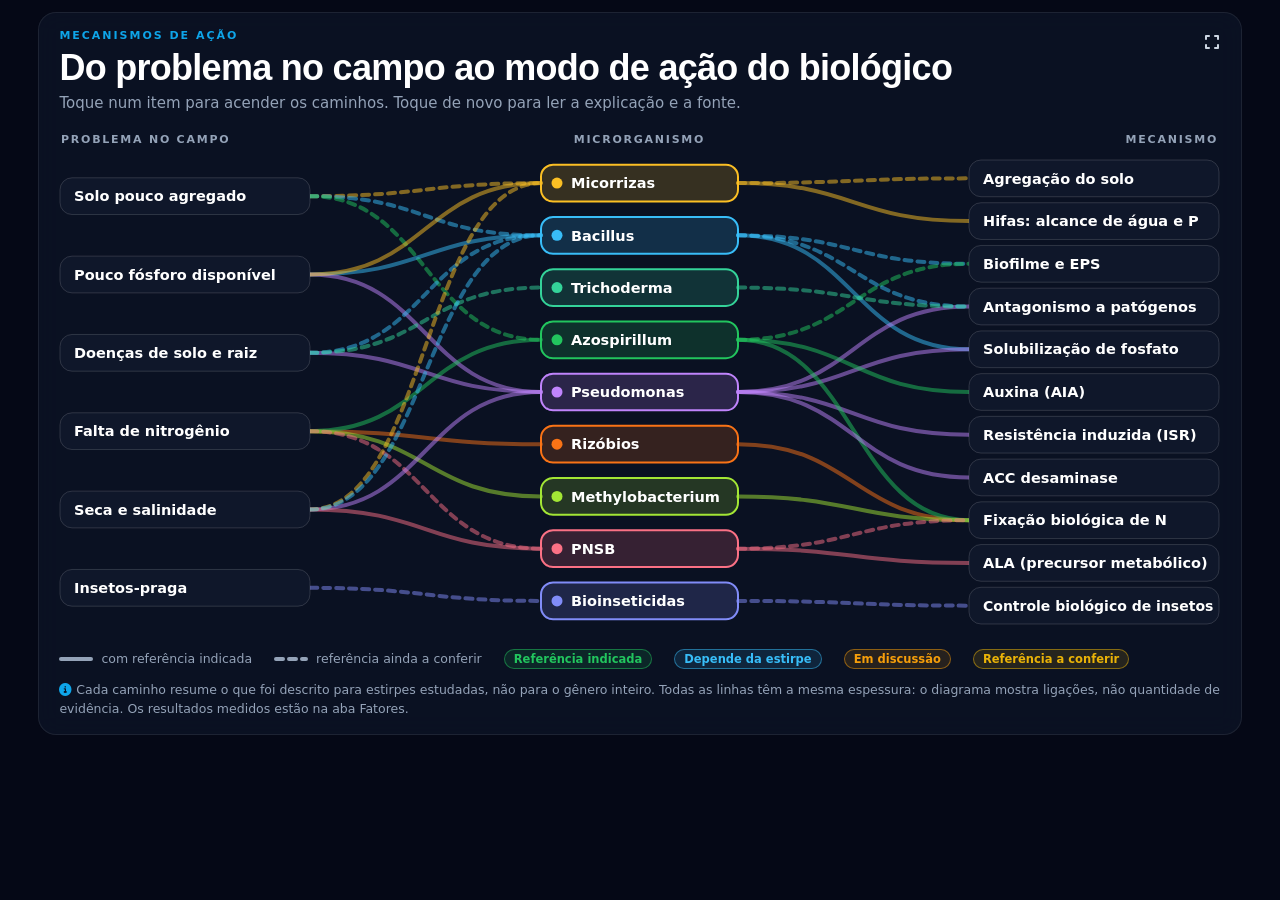
<file: mecanismos.html>
<!DOCTYPE html>
<html lang="pt-BR" class="dark">
<head>
<meta charset="UTF-8">
<meta name="viewport" content="width=device-width, initial-scale=1.0">
<title>RizoWiki · Mecanismos</title>
<link rel="stylesheet" href="css/all.min.css">
<link rel="stylesheet" href="css/expansao.css?v=20261125d">
<style>
:root { --bg:#050816; --panel:rgba(15,23,42,.62); --panel-b:rgba(255,255,255,.08); --text:#cbd5e1; --muted:#94a3b8; --strong:#fff;
  --chip:rgba(255,255,255,.05); --chip-b:rgba(255,255,255,.14); --pill:#0f172a; --pop:#0f172a; --shadow:0 20px 50px rgba(0,0,0,.55); --accent:#0ea5e9; }
html.light-mode { --bg:#f1f5f9; --panel:#ffffff; --panel-b:#e2e8f0; --text:#334155; --muted:#64748b; --strong:#0f172a;
  --chip:#f8fafc; --chip-b:#cbd5e1; --pill:#ffffff; --pop:#ffffff; --shadow:0 18px 40px rgba(15,23,42,.18); }
* { box-sizing:border-box; }
body { margin:0; background:var(--bg); color:var(--text); font-family:Inter, system-ui, sans-serif; overflow-x:hidden; }
html.embutido body { background:transparent; }
button { font:inherit; color:inherit; cursor:pointer; touch-action:manipulation; }
.wrap { max-width:1500px; margin:0 auto; padding:22px clamp(12px,3vw,40px) 60px; }
.panel { background:var(--panel); border:1px solid var(--panel-b); border-radius:18px; padding:20px 22px; backdrop-filter:blur(12px); }
.eyebrow { font-size:11px; letter-spacing:.18em; text-transform:uppercase; font-weight:800; color:var(--accent); margin:0 0 6px; }
h1,h3 { color:var(--strong); margin:0; font-family:'Space Grotesk', Inter, sans-serif; letter-spacing:-.02em; }
h1 { font-size:clamp(24px,3vw,36px); line-height:1.1; }
.lead { color:var(--muted); font-size:15px; line-height:1.55; margin:8px 0 0; max-width:900px; }
#mec { margin-top:14px; }
svg.sk { display:block; overflow:visible; }
.wrap { padding-top:12px; }
.panel { padding:16px 20px; }
.lead { margin-top:4px; }
.lead-vertical { display:none; }
html.mec-vertical .lead-completa { display:none; } html.mec-vertical .lead-vertical { display:block; }
html.modo-tela h1 { font-size:clamp(28px,2.6vw,44px); } html.modo-tela .lead { font-size:17px; } html.modo-tela .col-tit { font-size:13px; }
/* ---- versão vertical (celular) ---- */
.v-modos { display:flex; gap:4px; padding:4px; border-radius:14px; background:var(--chip); border:1px solid var(--chip-b); }
.v-modo { flex:1; min-height:44px; border:0; border-radius:10px; background:transparent; font-weight:700; font-size:13.5px; color:var(--muted); }
.v-modo.on { background:var(--accent); color:#fff; box-shadow:0 4px 14px rgba(14,165,233,.35); }
.v-chips { display:flex; gap:8px; overflow-x:auto; padding:10px 2px 6px; scrollbar-width:none; }
.v-chips::-webkit-scrollbar { display:none; }
.v-chip { flex:0 0 auto; display:inline-flex; align-items:center; gap:7px; min-height:42px; padding:0 14px; border-radius:999px; border:1px solid var(--chip-b); background:var(--pill); color:var(--strong); font-weight:700; font-size:13px; white-space:nowrap; }
.v-chip i { color:var(--muted); }
.v-chip.on { border-color:var(--accent); box-shadow:0 0 0 2px var(--accent); }
.v-chip.on i { color:var(--accent); }
.v-ponto { width:10px; height:10px; border-radius:50%; flex:0 0 auto; background:var(--o, #94a3b8); }
.v-diag { position:relative; margin-top:6px; }
.v-lig { position:absolute; left:0; top:0; pointer-events:none; overflow:visible; }
.v-lig .v-l { pointer-events:auto; cursor:pointer; } .v-lig .v { stroke-opacity:.6; transition:stroke-opacity .2s; }
.v-lig .v-l.on .v { stroke-opacity:1; } .v-lig .v-l.off .v { stroke-opacity:.1; }
.v-topo { display:flex; flex-direction:column; align-items:center; padding-bottom:30px; }
.v-cols { display:grid; grid-template-columns:minmax(0,1fr) minmax(0,1fr); column-gap:clamp(30px,10vw,70px); padding-left:18px; }
.v-col { display:flex; flex-direction:column; justify-content:space-around; gap:10px; }
.v-col .v-tit { text-align:left; margin-bottom:0; }
.v-col .v-no { width:100%; }
.v-tit { margin:0 0 6px; text-align:center; font-size:10.5px; letter-spacing:.14em; font-weight:800; text-transform:uppercase; color:var(--muted); }
.v-no { position:relative; z-index:1; display:inline-flex; align-items:center; gap:7px; min-height:44px; max-width:100%; padding:6px 13px; border-radius:12px; border:1px solid var(--chip-b); background:var(--pill); color:var(--strong); font-weight:700; font-size:13.5px; line-height:1.2; text-align:left; transition:opacity .2s, box-shadow .2s; }
.v-no i { color:var(--muted); }
.v-no.v-org { border:2px solid var(--o); background:color-mix(in srgb, var(--o) 16%, var(--pill)); }
.v-no.v-foco { box-shadow:0 0 0 3px var(--accent); }
.v-no.v-org.v-foco { box-shadow:0 0 0 3px var(--o); }
.v-no.v-tocado { box-shadow:0 0 0 3px var(--strong); }
.v-no.off { opacity:.3; }
.v-ficha { margin-top:14px; }
.v-cab { border-top:4px solid var(--c); padding-top:10px; }
.v-cab h3 { font-size:17px; }
.v-cab .sub { font-size:12px; color:var(--muted); margin:3px 0 4px; }
.v-todos { border:0; background:none; padding:0; color:var(--accent); font-weight:700; font-size:12px; text-decoration:underline; }
.v-ir { display:inline-flex; align-items:center; gap:6px; min-height:40px; margin:4px 0 2px; padding:0 12px; border-radius:10px; border:1px solid var(--chip-b); background:var(--chip); color:var(--strong); font-weight:700; font-size:12.5px; }
.v-ir i { color:var(--accent); font-size:11px; }
html.mec-vertical .wrap { padding:8px 8px 30px; }
html.mec-vertical .panel { padding:14px 12px; border-radius:16px; }
html.mec-vertical h1 { font-size:21px; }
html.mec-vertical .lead { font-size:13.5px; }
.col-tit { font-size:11px; letter-spacing:.16em; font-weight:800; fill:var(--muted); }
.lig { cursor:pointer; } .lig .v { stroke-opacity:.5; transition:stroke-opacity .2s; }
.lig.on .v { stroke-opacity:1; } .lig.off .v { stroke-opacity:.08; }
.no { cursor:pointer; outline:none; transition:opacity .2s; } .no.off { opacity:.3; }
.no:hover rect, .no:focus rect { stroke:var(--strong); }
.legenda { display:flex; flex-wrap:wrap; gap:8px 22px; align-items:center; margin-top:14px; font-size:12.5px; color:var(--muted); }
.legenda > span { display:inline-flex; align-items:center; gap:8px; }
.st { display:inline-flex; align-items:center; font-size:11.5px; font-weight:700; padding:2px 9px; border-radius:999px; color:var(--s);
  border:1px solid color-mix(in srgb, var(--s) 50%, transparent); background:color-mix(in srgb, var(--s) 12%, transparent); }
.nota { font-size:12.5px; color:var(--muted); line-height:1.5; margin:12px 0 0; }
.pop { position:absolute; z-index:60; width:min(460px, calc(100vw - 24px)); background:var(--pop); border:1px solid var(--panel-b); border-radius:16px;
  box-shadow:var(--shadow); padding:16px; border-top:4px solid var(--c); animation:aparece .15s ease-out; }
@keyframes aparece { from { opacity:0; transform:translateY(6px); } to { opacity:1; transform:none; } }
.pop h3 { font-size:17px; padding-right:40px; }
.pop .sub { font-size:12px; color:var(--muted); margin:3px 0 6px; }
.pop .fechar { position:absolute; right:10px; top:8px; width:38px; height:38px; border-radius:10px; border:0; background:var(--chip); color:var(--muted); }
.cam { border-top:1px solid var(--panel-b); padding:10px 0 6px; }
.rota { display:flex; flex-wrap:wrap; align-items:center; gap:6px; margin:0; font-size:12px; color:var(--muted); }
.rota b { color:var(--c); } .rota i { font-size:10px; }
.cam .txt { margin:5px 0; font-size:13.5px; line-height:1.5; color:var(--strong); }
.refs { display:flex; flex-wrap:wrap; gap:6px 10px; align-items:center; margin:0; font-size:11.5px; color:var(--muted); }
.refs a { color:var(--accent); }
.dica-toque { position:absolute; z-index:70; pointer-events:none; font-size:12.5px; font-weight:700; color:var(--strong); background:var(--pop);
  border:1px solid var(--chip-b); border-radius:999px; padding:6px 12px; box-shadow:var(--shadow); white-space:nowrap; animation:aparece .15s ease-out; }
.dica-toque[hidden] { display:none; }
.dica-toque i { color:var(--accent); margin-right:4px; }
.rizo-visual-janela .panel > h1 { padding-inline-end:44px; }
.rizo-visual-janela.expandida > .panel { border:0; min-height:100%; }
.rizo-visual-janela.expandida .pop { max-height:calc(100dvh - 26px); overflow:auto; }
.v-cols { padding-inline:18px; }
.mec-pulso { display:none; pointer-events:none; stroke-width:4; stroke-linecap:round; stroke-dasharray:5 95; }
.luminoso .mec-pulso { display:block; animation:mec-percorrer 3s linear 3 both; }
.luminoso .mec-pulso[data-etapa="1"] { animation-delay:1.55s; }
@keyframes mec-percorrer {
  0% { opacity:0; stroke-dashoffset:100; }
  10% { opacity:.9; }
  48% { opacity:.9; }
  58%, 100% { opacity:0; stroke-dashoffset:0; }
}
html.rizo-invisivel .mec-pulso { animation-play-state:paused; }
@media (prefers-reduced-motion:reduce) { .luminoso .mec-pulso { display:none; animation:none; } }
</style>
</head>
<body>
<div class="wrap"><div class="panel">
  <p class="eyebrow">Mecanismos de ação</p>
  <h1>Do problema no campo ao modo de ação do biológico</h1>
  <p class="lead lead-completa">Toque num item para acender os caminhos. Toque de novo para ler a explicação e a fonte.</p>
  <p class="lead lead-vertical">Escolha um ponto de partida. Toque num item ou numa ligação para ver a explicação e a fonte.</p>
  <div id="mec"></div>
  <div class="legenda" id="leg"></div>
  <p class="nota"><i class="fas fa-circle-info" style="color:var(--accent)"></i> Cada caminho resume o que foi descrito para estirpes estudadas, não para o gênero inteiro. Todas as linhas têm a mesma espessura: o diagrama mostra ligações, não quantidade de evidência. Os resultados medidos estão na aba Fatores.</p>
</div></div>
<div id="pop-raiz"></div>
<script src="js/fatores-janela.js?v=20261125d"></script>
<script src="js/quiosque-frame.js?v=20261125d"></script>
<script src="js/mecanismos.js?v=20261125d"></script>
</body>
</html>
</file>
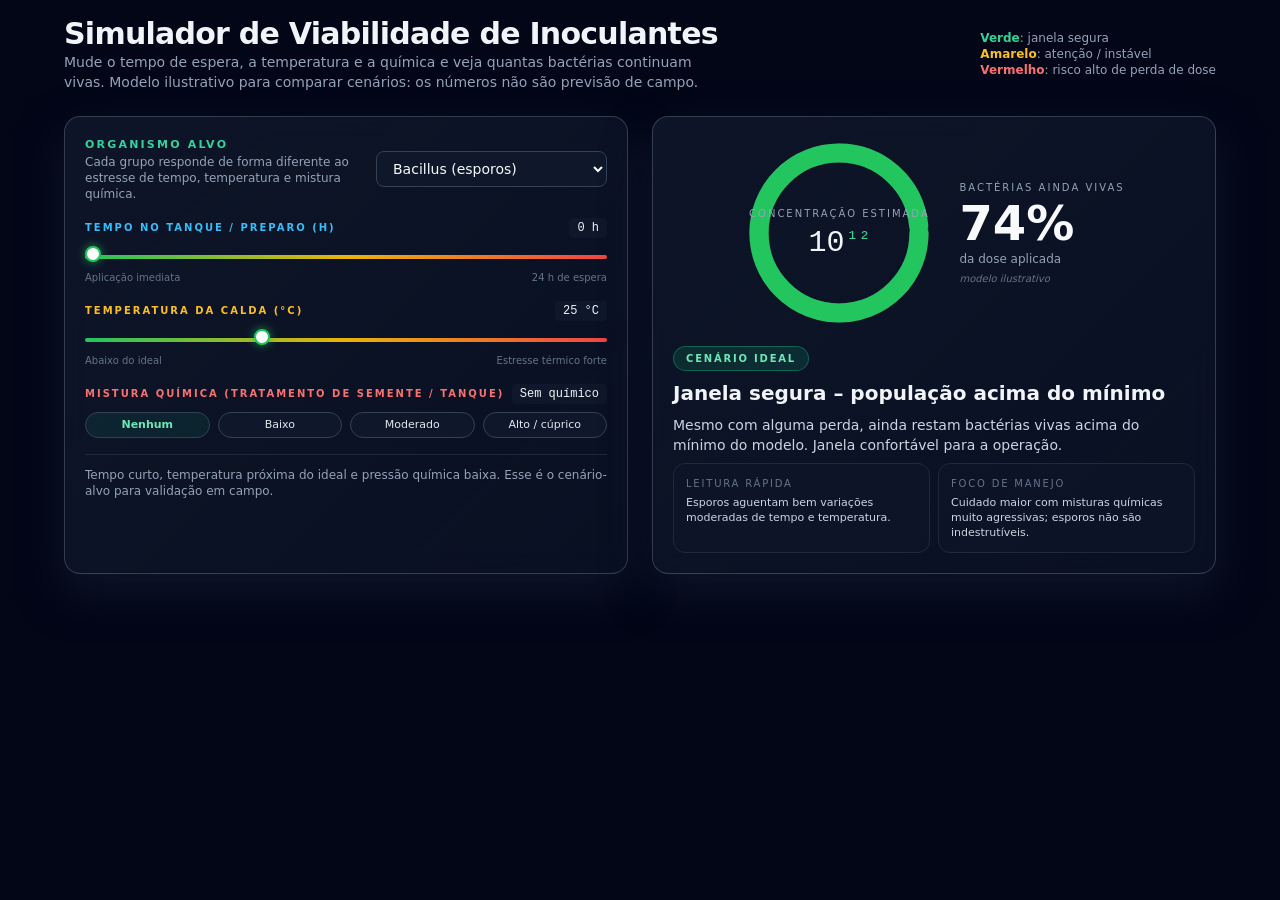
<file: simulador.html>
<!DOCTYPE html>
<html lang="pt-BR">

<head>
  <meta charset="UTF-8" />
  <title>Simulador de Viabilidade – Modelo 3 Cenários</title>
  <meta name="viewport" content="width=device-width, initial-scale=1.0" />
  <script src="lib/tailwindcss.min.js"></script>
  <style>
    body {
      font-family: system-ui, -apple-system, BlinkMacSystemFont, "Inter", sans-serif;
    }

    .glass {
      background: linear-gradient(135deg, rgba(15, 23, 42, 0.9), rgba(15, 23, 42, 0.6));
      border: 1px solid rgba(148, 163, 184, 0.3);
      box-shadow: 0 18px 45px rgba(15, 23, 42, 0.9);
      backdrop-filter: blur(16px);
    }

    .ring-bg {
      stroke: rgba(148, 163, 184, 0.3);
    }

    .ring-fg {
      stroke-linecap: round;
      transition: stroke-dashoffset 0.6s ease-out, stroke 0.3s ease-out;
    }

    input[type=range] {
      width: 100%;
      -webkit-appearance: none;
      appearance: none;
      height: 4px;
      border-radius: 999px;
      background: linear-gradient(to right, #22c55e, #eab308, #ef4444);
      outline: none;
    }

    input[type=range]::-webkit-slider-thumb {
      -webkit-appearance: none;
      height: 16px;
      width: 16px;
      border-radius: 999px;
      background: #fff;
      border: 2px solid #22c55e;
      box-shadow: 0 0 10px rgba(34, 197, 94, 0.7);
      cursor: pointer;
      margin-top: -6px;
    }

    input[type=range]::-moz-range-thumb {
      height: 16px;
      width: 16px;
      border-radius: 999px;
      background: #fff;
      border: 2px solid #22c55e;
      box-shadow: 0 0 10px rgba(34, 197, 94, 0.7);
      cursor: pointer;
    }

    .pill {
      border-radius: 999px;
    }

    .sup-exp {
      position: relative;
      top: -0.3em;
    }
  </style>
</head>

<body class="bg-slate-950 text-slate-100 flex justify-center p-4">
  <div class="max-w-6xl w-full space-y-6">
    <!-- Cabeçalho -->
    <header class="flex flex-col md:flex-row md:items-center md:justify-between gap-4">
      <div>
        <h1 class="text-2xl md:text-3xl font-bold tracking-tight">
          Simulador de Viabilidade de Inoculantes
        </h1>
        <p class="text-sm text-slate-400 max-w-2xl">
          Mude o tempo de espera, a temperatura e a química e veja quantas bactérias continuam vivas.
          Modelo ilustrativo para comparar cenários: os números não são previsão de campo.
        </p>
      </div>
      <div class="text-xs text-slate-400">
        <p><span class="font-semibold text-emerald-400">Verde</span>: janela segura</p>
        <p><span class="font-semibold text-amber-400">Amarelo</span>: atenção / instável</p>
        <p><span class="font-semibold text-red-400">Vermelho</span>: risco alto de perda de dose</p>
      </div>
    </header>

    <!-- Linha principal: controles + gauge -->
    <div class="grid lg:grid-cols-2 gap-6 items-stretch">
      <!-- Controles -->
      <section class="glass rounded-2xl p-5 space-y-4">
        <!-- Organismo -->
        <div class="flex flex-col md:flex-row md:items-center md:justify-between gap-2">
          <div>
            <div class="text-[11px] uppercase tracking-[0.2em] text-emerald-400 font-semibold">
              Organismo alvo
            </div>
            <p class="text-xs text-slate-400 max-w-sm">
              Cada grupo responde de forma diferente ao estresse de tempo, temperatura e mistura química.
            </p>
          </div>
          <select id="organismSelect"
            class="bg-slate-900 text-slate-50 text-sm px-3 py-2 rounded-lg border border-slate-700 focus:outline-none focus:ring-2 focus:ring-emerald-500">
            <option value="bacillus">Bacillus (esporos)</option>
            <option value="brady">Bradyrhizobium (soja)</option>
            <option value="azo">Azospirillum (vegetativa)</option>
            <option value="pseudomonas">Pseudomonas</option>
            <option value="methylobacterium">Methylobacterium</option>
            <option value="pnsb">PNSB (Bactérias Púrpuras)</option>
            <option value="trichoderma">Trichoderma</option>
            <option value="beauveria">Beauveria bassiana</option>
            <option value="micorrizas">Micorrizas (AMF)</option>
          </select>
        </div>

        <!-- Sliders -->
        <div class="space-y-4">
          <!-- Tempo -->
          <div>
            <div class="flex items-center justify-between mb-1">
              <div class="text-[10px] uppercase tracking-[0.2em] text-sky-400 font-semibold">
                Tempo no tanque / preparo (h)
              </div>
              <div id="timeLabel" class="text-xs font-mono bg-slate-900 px-2 py-0.5 rounded pill">
                0 h
              </div>
            </div>
            <input type="range" id="sliderTime" min="0" max="24" step="1" value="0" />
            <div class="flex justify-between text-[10px] text-slate-500 mt-1">
              <span>Aplicação imediata</span>
              <span>24 h de espera</span>
            </div>
          </div>

          <!-- Temperatura -->
          <div>
            <div class="flex items-center justify-between mb-1">
              <div class="text-[10px] uppercase tracking-[0.2em] text-amber-400 font-semibold">
                Temperatura da calda (°C)
              </div>
              <div id="tempLabel" class="text-xs font-mono bg-slate-900 px-2 py-0.5 rounded pill">
                25 °C
              </div>
            </div>
            <input type="range" id="sliderTemp" min="15" max="45" step="1" value="25" />
            <div class="flex justify-between text-[10px] text-slate-500 mt-1">
              <span>Abaixo do ideal</span>
              <span>Estresse térmico forte</span>
            </div>
          </div>

          <!-- Químico -->
          <div>
            <div class="flex items-center justify-between mb-2">
              <div class="text-[10px] uppercase tracking-[0.2em] text-red-400 font-semibold">
                Mistura química (tratamento de semente / tanque)
              </div>
              <div id="chemLabel" class="text-xs font-mono bg-slate-900 px-2 py-0.5 rounded pill">
                Sem químico
              </div>
            </div>
            <div class="grid grid-cols-4 gap-2 text-[11px]">
              <button
                class="chemBtn pill px-2 py-1 border border-slate-700 bg-emerald-500/10 text-emerald-300 font-semibold"
                data-chem="0">Nenhum</button>
              <button class="chemBtn pill px-2 py-1 border border-slate-700 bg-slate-900 text-slate-200"
                data-chem="1">Baixo</button>
              <button class="chemBtn pill px-2 py-1 border border-slate-700 bg-slate-900 text-slate-200"
                data-chem="2">Moderado</button>
              <button class="chemBtn pill px-2 py-1 border border-slate-700 bg-slate-900 text-slate-200"
                data-chem="3">Alto / cúprico</button>
            </div>
          </div>
        </div>

        <!-- Resumo de cenário -->
        <div class="mt-4 border-t border-slate-800 pt-3 text-xs text-slate-400">
          <p id="scenarioSummary"></p>
        </div>
      </section>

      <!-- Gauge + interpretação -->
      <section class="glass rounded-2xl p-5 grid lg:grid-rows-[auto,1fr] gap-4">
        <!-- Gauge + percentual lado a lado -->
        <div class="flex items-center justify-center gap-6">
          <!-- Rosca -->
          <div class="relative w-48 h-48">
            <svg viewBox="0 0 120 120" class="w-full h-full">
              <circle cx="60" cy="60" r="50" class="ring-bg" stroke-width="12" fill="transparent"></circle>
              <circle id="gaugeRing" cx="60" cy="60" r="50" class="ring-fg" stroke-width="12" fill="transparent"
                stroke-dasharray="314" stroke-dashoffset="0" stroke="#22c55e"></circle>
            </svg>
            <div class="absolute inset-0 flex flex-col items-center justify-center">
              <span class="text-[10px] uppercase tracking-[0.2em] text-slate-400 mb-1">
                Concentração estimada
              </span>
              <div class="flex items-baseline">
                <span class="text-3xl font-mono text-slate-100">
                  10
                </span>
                <span id="logExp" class="text-xl font-mono text-emerald-400 ml-0.5 sup-exp">
                  ¹²
                </span>
              </div>
            </div>
          </div>

          <!-- Percentual grande -->
          <div class="flex flex-col items-start">
            <span class="text-[10px] uppercase tracking-[0.2em] text-slate-400 mb-1">
              Bactérias ainda vivas
            </span>
            <div class="flex items-baseline">
              <span id="dosePercent" class="text-5xl font-bold text-slate-50">100%</span>
            </div>
            <span id="doseDetalhe" class="text-xs text-slate-400 mt-1">da dose aplicada</span>
            <span class="text-[10px] text-slate-500 mt-1 italic">modelo ilustrativo</span>
          </div>
        </div>

        <!-- Texto -->
        <div class="space-y-2">
          <div id="badge"
            class="inline-block px-3 py-1 pill text-[10px] font-semibold uppercase tracking-[0.18em] bg-emerald-500/15 text-emerald-300 border border-emerald-500/40">
            Cenário ideal
          </div>
          <h2 id="title" class="text-xl font-semibold">
            Janela segura – população acima do mínimo
          </h2>
          <p id="desc" class="text-sm text-slate-300">
            Mesmo com alguma perda, ainda restam bactérias vivas acima do mínimo do modelo.
            Janela confortável para a operação.
          </p>

          <div class="grid md:grid-cols-2 gap-2 text-[11px] mt-3">
            <div class="bg-slate-900/60 rounded-xl p-3 border border-slate-800">
              <div class="uppercase tracking-[0.18em] text-[10px] text-slate-500 mb-1">
                Leitura rápida
              </div>
              <p id="quickRead" class="text-slate-300 leading-snug">
                Tempo curto, temperatura próxima do ideal e baixa pressão química.
              </p>
            </div>
            <div class="bg-slate-900/60 rounded-xl p-3 border border-slate-800">
              <div class="uppercase tracking-[0.18em] text-[10px] text-slate-500 mb-1">
                Foco de manejo
              </div>
              <p id="managementTip" class="text-slate-300 leading-snug">
                Mantenha essa rotina e priorize testes em pequenas áreas antes de alongar a janela de aplicação.
              </p>
            </div>
          </div>
        </div>
      </section>
    </div>
  </div>

  <script>
    // ===== Dados dos organismos (modelo simplificado) =====
    const organisms = {
      bacillus: {
        name: "Bacillus (esporos)",
        resilience: 1.5,
        idealTemp: 28,
        logMax: 12,
        logMin: 4,
        quick: "Esporos aguentam bem variações moderadas de tempo e temperatura.",
        manage: "Cuidado maior com misturas químicas muito agressivas; esporos não são indestrutíveis."
      },
      brady: {
        name: "Bradyrhizobium (soja)",
        resilience: 1.0,
        idealTemp: 25,
        logMax: 11,
        logMin: 4,
        quick: "Sensível a calor prolongado e mistura química pesada.",
        manage: "Evite longas horas de tanque. Prefira aplicação no sulco ou TS com janela curta."
      },
      azo: {
        name: "Azospirillum (vegetativa)",
        resilience: 0.6,
        idealTemp: 26,
        logMax: 11,
        logMin: 4,
        quick: "Forma vegetativa é muito vulnerável a calor, dessecação e química.",
        manage: "Use no sulco e minimize tempo de espera. Evite mistura com fungicidas agressivos."
      },
      trichoderma: {
        name: "Trichoderma",
        resilience: 0.8,
        idealTemp: 24,
        logMax: 11,
        logMin: 3,
        quick: "Responde bem em faixa moderada, mas perde vigor em mistura com fungicidas.",
        manage: "Separe aplicações: biofungo em momento diferente da pulverização química principal."
      },
      beauveria: {
        name: "Beauveria bassiana",
        resilience: 0.7,
        idealTemp: 24,
        logMax: 11,
        logMin: 3,
        quick: "Conídios são sensíveis a UV, calor e alguns inseticidas/fungicidas.",
        manage: "Aplicar em horários frescos, evitar sol forte e misturas incompatíveis."
      },
      micorrizas: {
        name: "Micorrizas (AMF)",
        resilience: 0.9,
        idealTemp: 23,
        logMax: 10,
        logMin: 3,
        quick: "Propágulos dependem da raiz viva e sofrem com revolvimento excessivo e química sistêmica.",
        manage: "Priorize aplicação próxima à raiz e reduza fungicidas sistêmicos em fase de colonização."
      },
      pseudomonas: {
        name: "Pseudomonas",
        resilience: 0.5,
        idealTemp: 28,
        logMax: 11,
        logMin: 4,
        quick: "Alta sensibilidade a dessecação e luz UV. Biofilme oferece proteção moderada.",
        manage: "Aplicação noturna ou em dias nublados. Evite mistura com cobre."
      },
      methylobacterium: {
        name: "Methylobacterium",
        resilience: 0.85,
        idealTemp: 28,
        logMax: 11,
        logMin: 4,
        quick: "Pigmentos rosa oferecem proteção UV natural. Resistência moderada a calor.",
        manage: "Não misturar com produtos clorados nem usar água com mais de 2 ppm de cloro. pH da água de 5 a 8. Outras misturas: consultar o agrônomo (rótulo Utrisha N)."
      },
      pnsb: {
        name: "PNSB (Bactérias Púrpuras)",
        resilience: 0.75,
        idealTemp: 28,
        logMax: 11,
        logMin: 4,
        quick: "Versatilidade metabólica ajuda na sobrevivência, mas requer umidade.",
        manage: "Boa persistência no solo se houver matéria orgânica disponível."
      }
    };

    // ===== Referências de DOM =====
    const timeSlider = document.getElementById("sliderTime");
    const tempSlider = document.getElementById("sliderTemp");
    const chemButtons = document.querySelectorAll(".chemBtn");
    const organismSel = document.getElementById("organismSelect");

    const timeLabel = document.getElementById("timeLabel");
    const tempLabel = document.getElementById("tempLabel");
    const chemLabel = document.getElementById("chemLabel");

    const scenarioSummary = document.getElementById("scenarioSummary");

    const gaugeRing = document.getElementById("gaugeRing");
    const dosePercent = document.getElementById("dosePercent");
    const logExp = document.getElementById("logExp");

    const badge = document.getElementById("badge");
    const titleEl = document.getElementById("title");
    const descEl = document.getElementById("desc");
    const quickReadEl = document.getElementById("quickRead");
    const manageTipEl = document.getElementById("managementTip");

    let currentChem = 0;

    // ===== Interação dos botões de químico =====
    chemButtons.forEach(btn => {
      btn.addEventListener("click", () => {
        currentChem = parseInt(btn.dataset.chem, 10);
        chemButtons.forEach(b => {
          b.classList.remove("bg-emerald-500/10", "text-emerald-300");
          b.classList.add("bg-slate-900", "text-slate-200");
        });
        btn.classList.add("bg-emerald-500/10", "text-emerald-300");
        btn.classList.remove("bg-slate-900", "text-slate-200");
        updateChemLabel();
        updateModel();
      });
    });

    function updateChemLabel() {
      const map = {
        0: "Sem químico",
        1: "Baixa pressão química",
        2: "Mistura moderada",
        3: "Tratamento agressivo / cúprico"
      };
      chemLabel.textContent = map[currentChem] || "Sem químico";
    }

    // ===== Expoente bonitinho 10^x =====
    function formatExp(logN) {
      const exp = Math.round(logN);
      const supMap = {
        "-1": "⁻¹", "0": "⁰", "1": "¹", "2": "²", "3": "³", "4": "⁴",
        "5": "⁵", "6": "⁶", "7": "⁷", "8": "⁸", "9": "⁹", "10": "¹⁰",
        "11": "¹¹", "12": "¹²"
      };
      const s = String(exp);
      return s.split("").map(ch => supMap[ch] || ch).join("");
    }

    // ===== Modelo principal =====
    function updateModel() {
      const orgKey = organismSel.value;
      const org = organisms[orgKey];

      const t = parseInt(timeSlider.value, 10);
      const temp = parseInt(tempSlider.value, 10);
      const chem = currentChem;

      timeLabel.textContent = `${t} h`;
      tempLabel.textContent = `${temp} °C`;

      // Normalizações simples 0–1
      const timeStress = t / 24;
      let tempStress = 0;
      if (temp > org.idealTemp) {
        tempStress = Math.min(1, (temp - org.idealTemp) / 15);
      } else {
        tempStress = Math.min(1, (org.idealTemp - temp) / 20) * 0.5;
      }
      const chemStress = chem / 3;

      const rawStress = (timeStress + tempStress + chemStress) / 3;

      // Ajuste por resiliência
      let effStress = rawStress / org.resilience;
      effStress = Math.max(0, Math.min(1, effStress));

      // Log de população: interpolação entre logMax e logMin
      const span = org.logMax - org.logMin;
      const logN = org.logMax - span * effStress;

      // Percentual de janela de dose (0–100% relativo ao range logMin–logMax)
      const doseNorm = ((logN - org.logMin) / span) * 100;
      const doseClamped = Math.max(0, Math.min(100, doseNorm));

      // Rosca (usa doseClamped real)
      const circ = 2 * Math.PI * 50;
      const offset = circ * (1 - doseClamped / 100);
      gaugeRing.style.strokeDasharray = String(circ);
      gaugeRing.style.strokeDashoffset = String(offset);

      // Exibição: fração REAL de células vivas no modelo = 10^(logN − logMax).
      // (O anel continua mostrando a distância até o mínimo eficaz, logMin.)
      const fracViva = Math.pow(10, logN - org.logMax);
      let txtViva, txtDetalhe = "da dose aplicada";
      if (fracViva >= 0.995) txtViva = "100%";
      else if (fracViva >= 0.01) txtViva = Math.round(fracViva * 100) + "%";
      else {
        const umEm = Math.pow(10, Math.round(-Math.log10(fracViva)));
        txtViva = "1 em " + umEm.toLocaleString("pt-BR");
        txtDetalhe = "células da dose aplicada";
      }
      dosePercent.textContent = txtViva;
      dosePercent.className = (txtViva.length > 5 ? "text-3xl" : "text-5xl") + " font-bold text-slate-50 whitespace-nowrap";
      document.getElementById("doseDetalhe").textContent = txtDetalhe;

      // Cor e cenário
      let scenario, badgeText, badgeClasses, titleText, descText;
      if (effStress < 0.3) {
        scenario = "ideal";
        gaugeRing.setAttribute("stroke", "#22c55e");
        badgeText = "Cenário ideal";
        badgeClasses = "bg-emerald-500/15 text-emerald-300 border border-emerald-500/40";
        titleText = "Janela segura – população acima do mínimo";
        descText = "Mesmo com alguma perda, ainda restam bactérias vivas acima do mínimo do modelo. Janela confortável para a operação.";
      } else if (effStress < 0.7) {
        scenario = "moderado";
        gaugeRing.setAttribute("stroke", "#eab308");
        badgeText = "Cenário intermediário";
        badgeClasses = "bg-amber-500/15 text-amber-300 border border-amber-500/40";
        titleText = "Zona de atenção – janela encurtando";
        descText = "A dose ainda é aproveitável, mas a combinação de tempo, temperatura e química já exige ajustes finos.";
      } else {
        scenario = "extremo";
        gaugeRing.setAttribute("stroke", "#ef4444");
        badgeText = "Cenário extremo";
        badgeClasses = "bg-red-500/15 text-red-300 border border-red-500/40";
        titleText = "Risco alto de perda logarítmica";
        descText = "Grande parte da dose já foi comprometida. É provável que a resposta a campo seja inconsistente.";
      }

      badge.textContent = badgeText;
      badge.className =
        "inline-block px-3 py-1 pill text-[10px] font-semibold uppercase tracking-[0.18em] " +
        badgeClasses;
      titleEl.textContent = titleText;
      descEl.textContent = descText;

      // Expoente 10^x
      logExp.innerHTML = formatExp(logN);

      // Texto de cenário e manejo
      const scenarioText = {
        ideal: "Tempo curto, temperatura próxima do ideal e pressão química baixa. Esse é o cenário-alvo para validação em campo.",
        moderado: "Um dos fatores já está puxando o sistema para fora da zona de conforto. A resposta ainda pode ser boa, mas menos previsível.",
        extremo: "Tempo longo, calor, mistura química agressiva ou combinação desses fatores. Aqui a chance de frustração é alta."
      };

      scenarioSummary.textContent = scenarioText[scenario];
      quickReadEl.textContent = org.quick;
      manageTipEl.textContent = org.manage;

      // Notifica o pai (Lab / Wiki) – para integração futura
      notifyParent(orgKey, rawStress);
    }

    // Eventos básicos
    timeSlider.addEventListener("input", updateModel);
    tempSlider.addEventListener("input", updateModel);
    organismSel.addEventListener("change", updateModel);

    // ===== Comunicação com o pai (iframe) =====
    function notifyParent(orgKey, stress) {
      if (window.parent && window.parent !== window) {
        window.parent.postMessage({
          type: "simulatorChange",
          payload: {
            organismKey: orgKey,
            stressProxy: stress
          }
        }, "*");
      }
    }

    // Listener para mensagens vindas do Lab (clicou na bolha → sincroniza simulador)
    window.addEventListener("message", (event) => {
      if (!event.data || typeof event.data !== "object") return;
      if (event.data.type !== "labSelection") return;

      const payload = event.data.payload || {};
      const orgKey = payload.organismKey;
      const stress = typeof payload.stress === "number" ? payload.stress : 0;

      // Atualiza organismo, se existir na lista
      if (orgKey && Array.from(organismSel.options).some(o => o.value === orgKey)) {
        organismSel.value = orgKey;
      }

      // Heurística: mapeia stress (0–1) para ranges dos sliders
      const timeMin = parseInt(timeSlider.min);
      const timeMax = parseInt(timeSlider.max);
      timeSlider.value = Math.round(timeMin + (timeMax - timeMin) * stress);

      const tempMin = parseInt(tempSlider.min);
      const tempMax = parseInt(tempSlider.max);
      const org = organisms[orgKey] || organisms["bacillus"];
      const ideal = org.idealTemp;
      let targetTemp = ideal + (stress * 15);
      if (targetTemp > tempMax) targetTemp = tempMax;
      if (targetTemp < tempMin) targetTemp = tempMin;
      tempSlider.value = Math.round(targetTemp);

      updateModel();
    });

    // Cenário pronto vindo dos cartões da aba Fatores (ex.: {time:24}, {temp:40}, {chem:3}, {organismKey:'brady'})
    window.addEventListener("message", (event) => {
      if (!event.data || typeof event.data !== "object" || event.data.type !== "cenario") return;
      // Parte do cenário-base (sem espera, 25 °C, sem químico) e muda só o que o cartão pede
      const c = Object.assign({ time: 0, temp: 25, chem: 0 }, event.data.payload || {});
      if (c.organismKey && Array.from(organismSel.options).some(o => o.value === c.organismKey)) organismSel.value = c.organismKey;
      if (typeof c.time === "number") timeSlider.value = c.time;
      if (typeof c.temp === "number") tempSlider.value = c.temp;
      if (typeof c.chem === "number") {
        const btn = document.querySelector('.chemBtn[data-chem="' + c.chem + '"]');
        if (btn) { btn.click(); return; }
      }
      updateModel();
    });

    // Estado inicial
    updateChemLabel();
    updateModel();
  </script>
  <script src="js/quiosque-frame.js?v=20261125d"></script>
</body>

</html>
</file>
<file: css/expansao.css>
.fatores-janela {
  position: static; width: 100%; max-width: none; max-height: none; margin: 0;
  padding: 0; border: 0; color: inherit; background: transparent; overflow: visible;
}
.fatores-janela > iframe { display: block; }
html.fatores-travar-rolagem { scrollbar-gutter: stable; }
.fatores-janela.expandida {
  --folga-x: clamp(12px, 3vw, 56px); --folga-y: clamp(12px, 4vh, 44px);
  position: fixed;
  inset: max(var(--folga-y), env(safe-area-inset-top)) max(var(--folga-x), env(safe-area-inset-right))
         max(var(--folga-y), env(safe-area-inset-bottom)) max(var(--folga-x), env(safe-area-inset-left));
  margin: auto; width: auto; height: auto; max-width: 1600px; transform-origin: top left;
  border-radius: 20px; overflow: clip; overscroll-behavior: contain;
}
html.modo-tela .fatores-janela.expandida { --folga-x: 16px; --folga-y: 16px; max-width: none; }
.fatores-janela::backdrop { background: rgba(2, 6, 23, .76); animation: rizo-escurecer 350ms both; }
.fatores-janela.restaurando::backdrop { animation: rizo-clarear 350ms both; }
@keyframes rizo-escurecer { from { opacity: 0; } }
@keyframes rizo-clarear { to { opacity: 0; } }
.rizo-visual-slot { position:relative; min-width:0; }
.rizo-visual-janela { position:relative; }
.rizo-visual-janela.expandida {
  color: var(--text-main, var(--text));
  background: var(--bg-panel, var(--pop));
  border: 1px solid var(--glass-border, var(--chip-b));
  overflow:auto;
  box-shadow:0 20px 60px rgba(2,6,23,.38);
}
.rizo-visual-janela.rizo-visual-embutida.expandida { inset:0; max-width:none; border-radius:0; }
.rizo-visual-embutida::backdrop { background:transparent; animation:none; }
.rizo-janela-avulsa:not(.expandida), .rizo-restaurar, .rizo-visual-janela.expandida .rizo-maximizar:not(.rizo-restaurar) { display:none; }
.rizo-maximizar {
  position:absolute; z-index:65; top:8px; right:8px; display:grid; place-items:center;
  width:44px; height:44px; padding:0; border-radius:12px; border:1px solid transparent;
  color:var(--text-main, var(--text)); background:transparent;
  cursor:pointer; transition:background 250ms, border-color 250ms;
}
.rizo-maximizar:hover, .rizo-maximizar:focus-visible {
  background:var(--bg-surface, var(--chip)); border-color:var(--glass-border, var(--chip-b));
}
.rizo-maximizar:focus-visible { outline:2px solid #0ea5e9; outline-offset:2px; }
.rizo-visual-janela:not(.expandida) > .rizo-restaurar { display:none; }
.rizo-visual-janela.expandida > .rizo-restaurar {
  display:grid; position:sticky; float:right; margin:8px 8px -52px 0;
  background:var(--bg-panel, var(--pop)); border-color:var(--glass-border, var(--chip-b));
}
@media (max-width:640px), (max-height:500px) {
  html .fatores-janela.expandida, html.modo-tela .fatores-janela.expandida { --folga-x:7px; --folga-y:7px; border-radius:14px; }
}
@media (prefers-reduced-motion:reduce) {
  .fatores-janela::backdrop, .fatores-janela.restaurando::backdrop { animation:none; }
}
</file>
